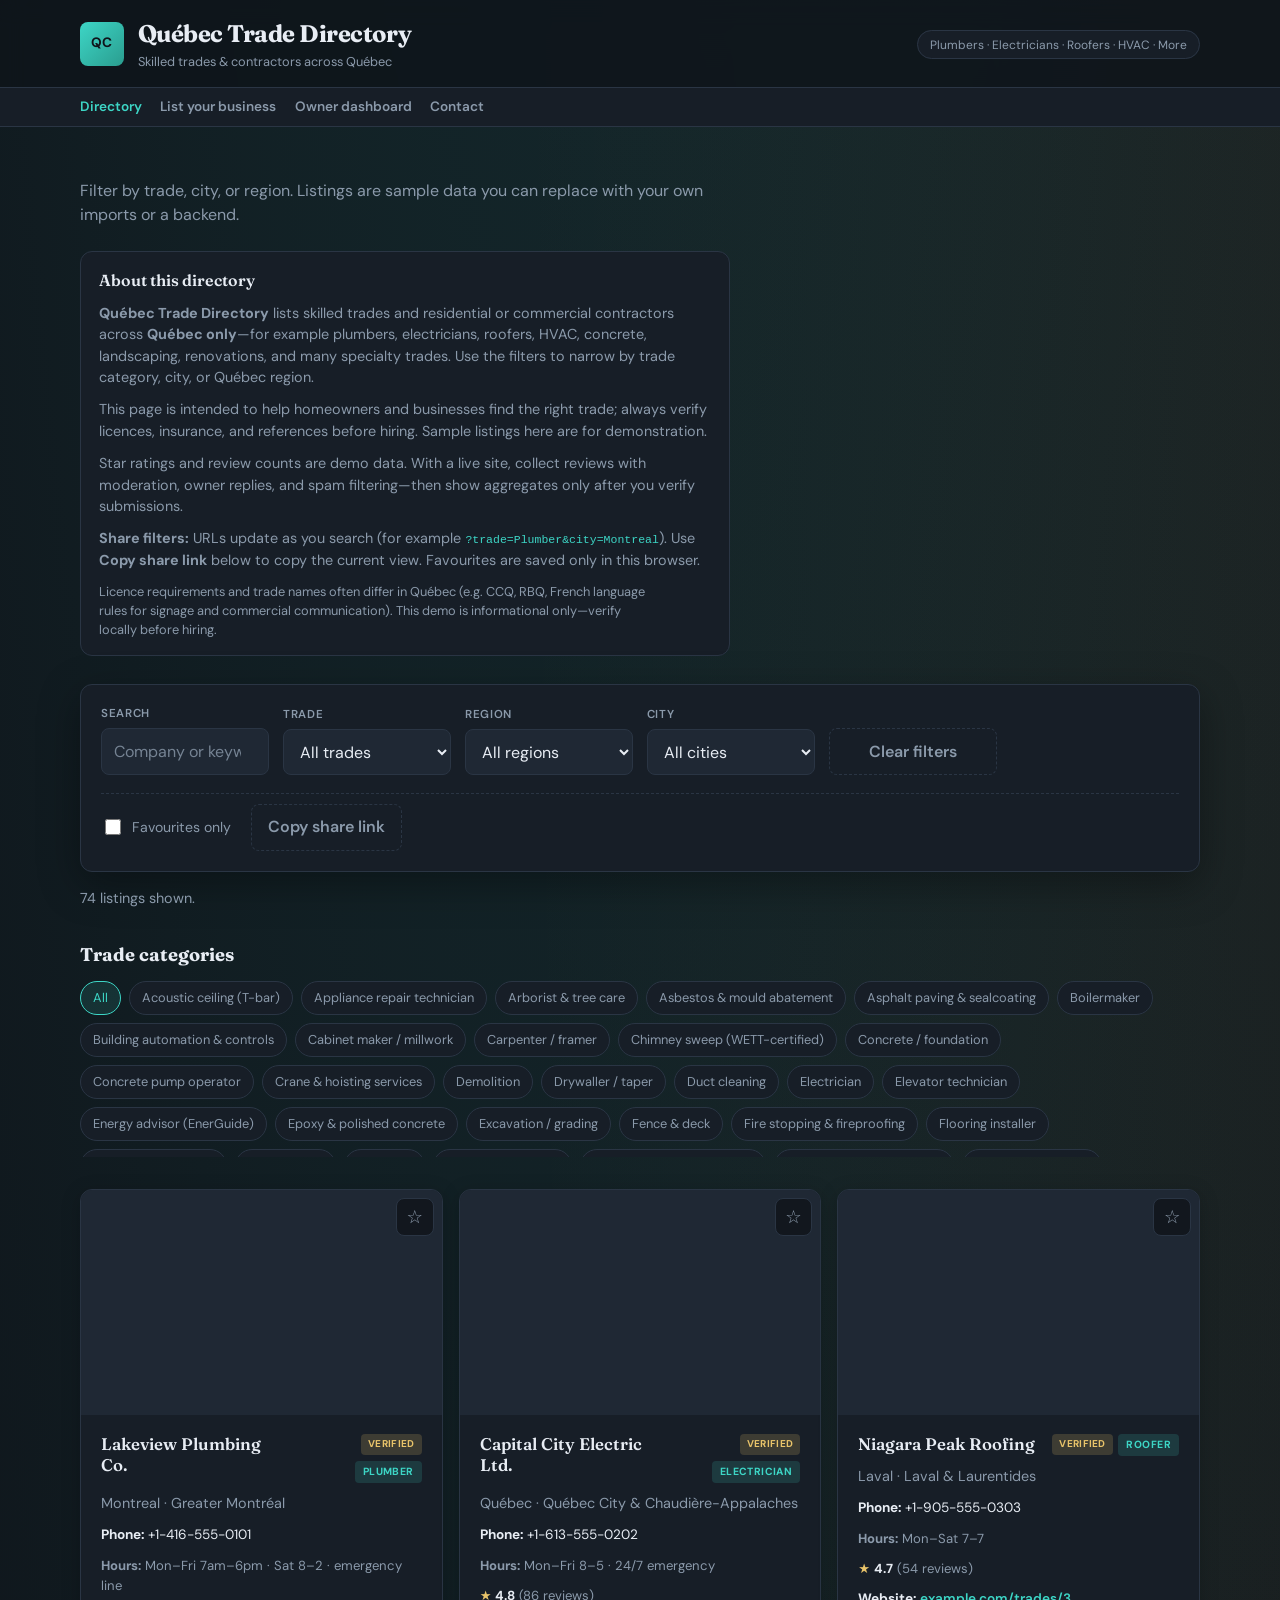
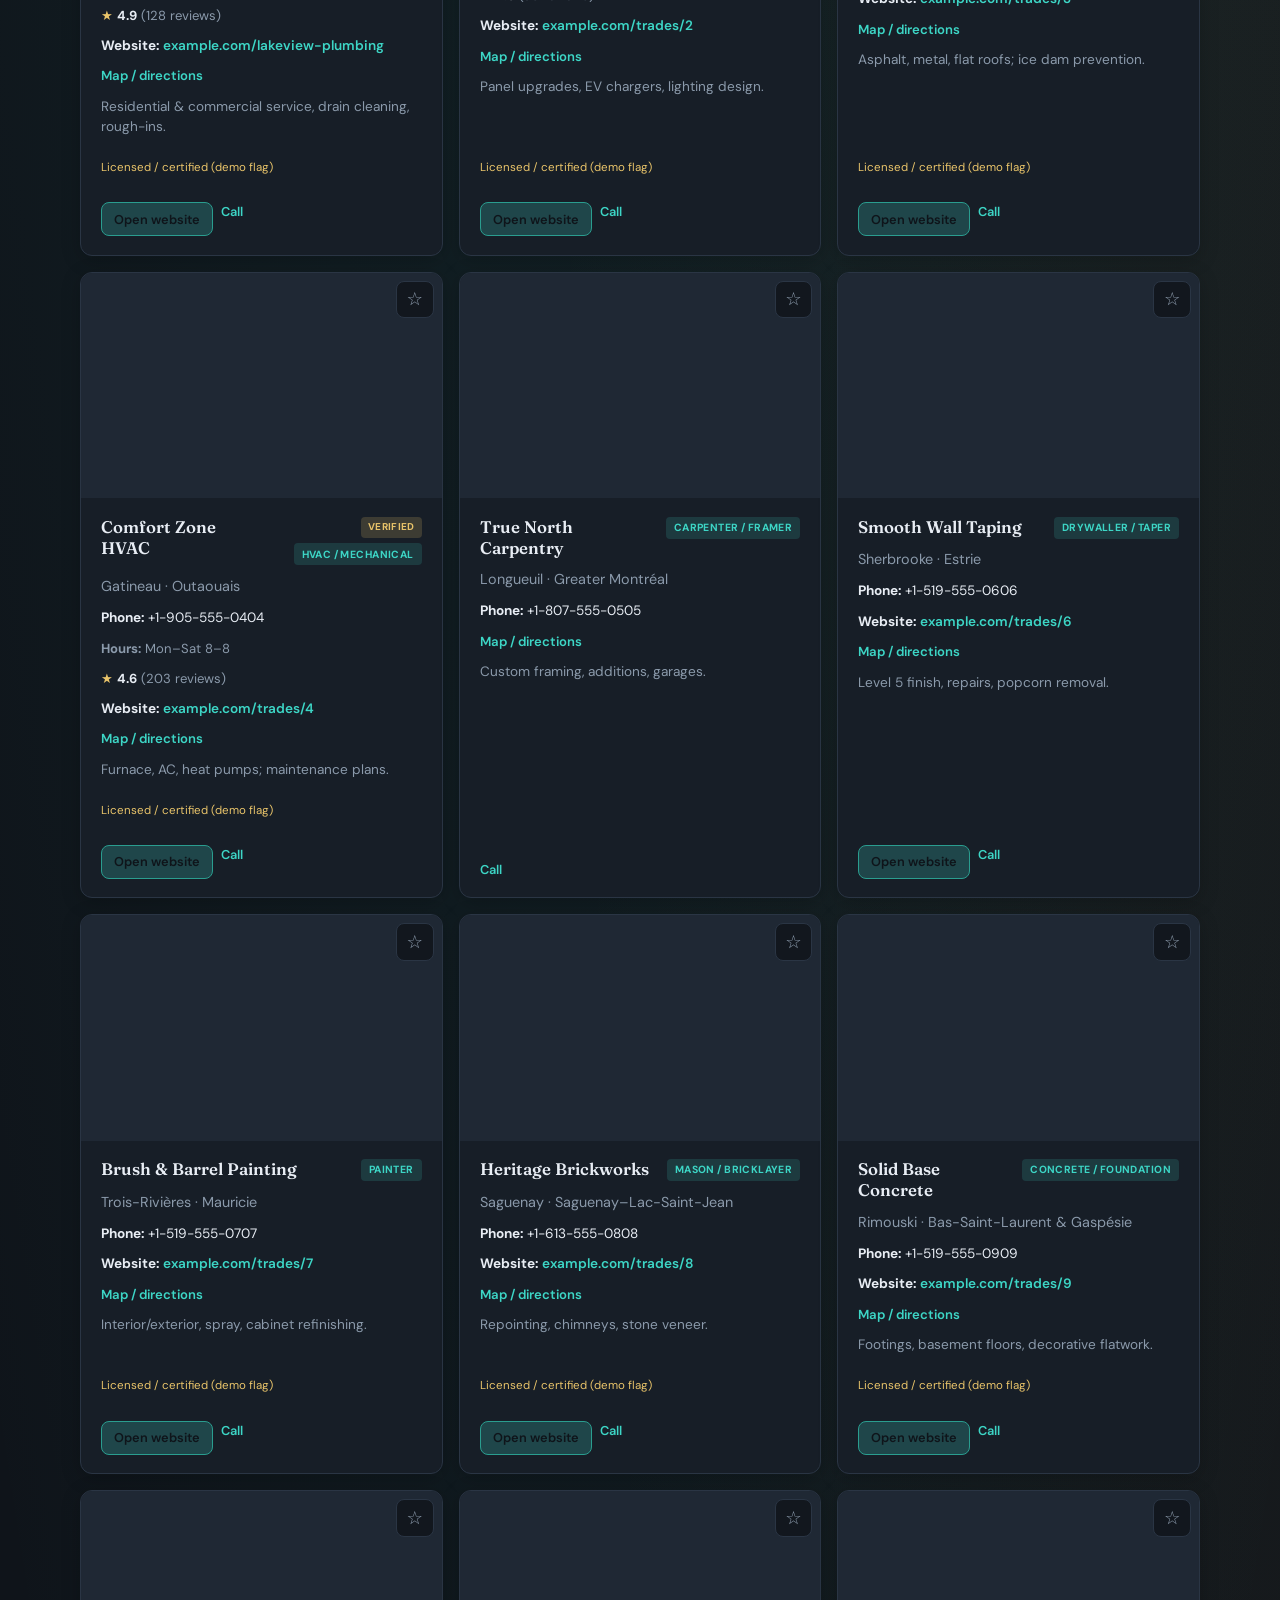
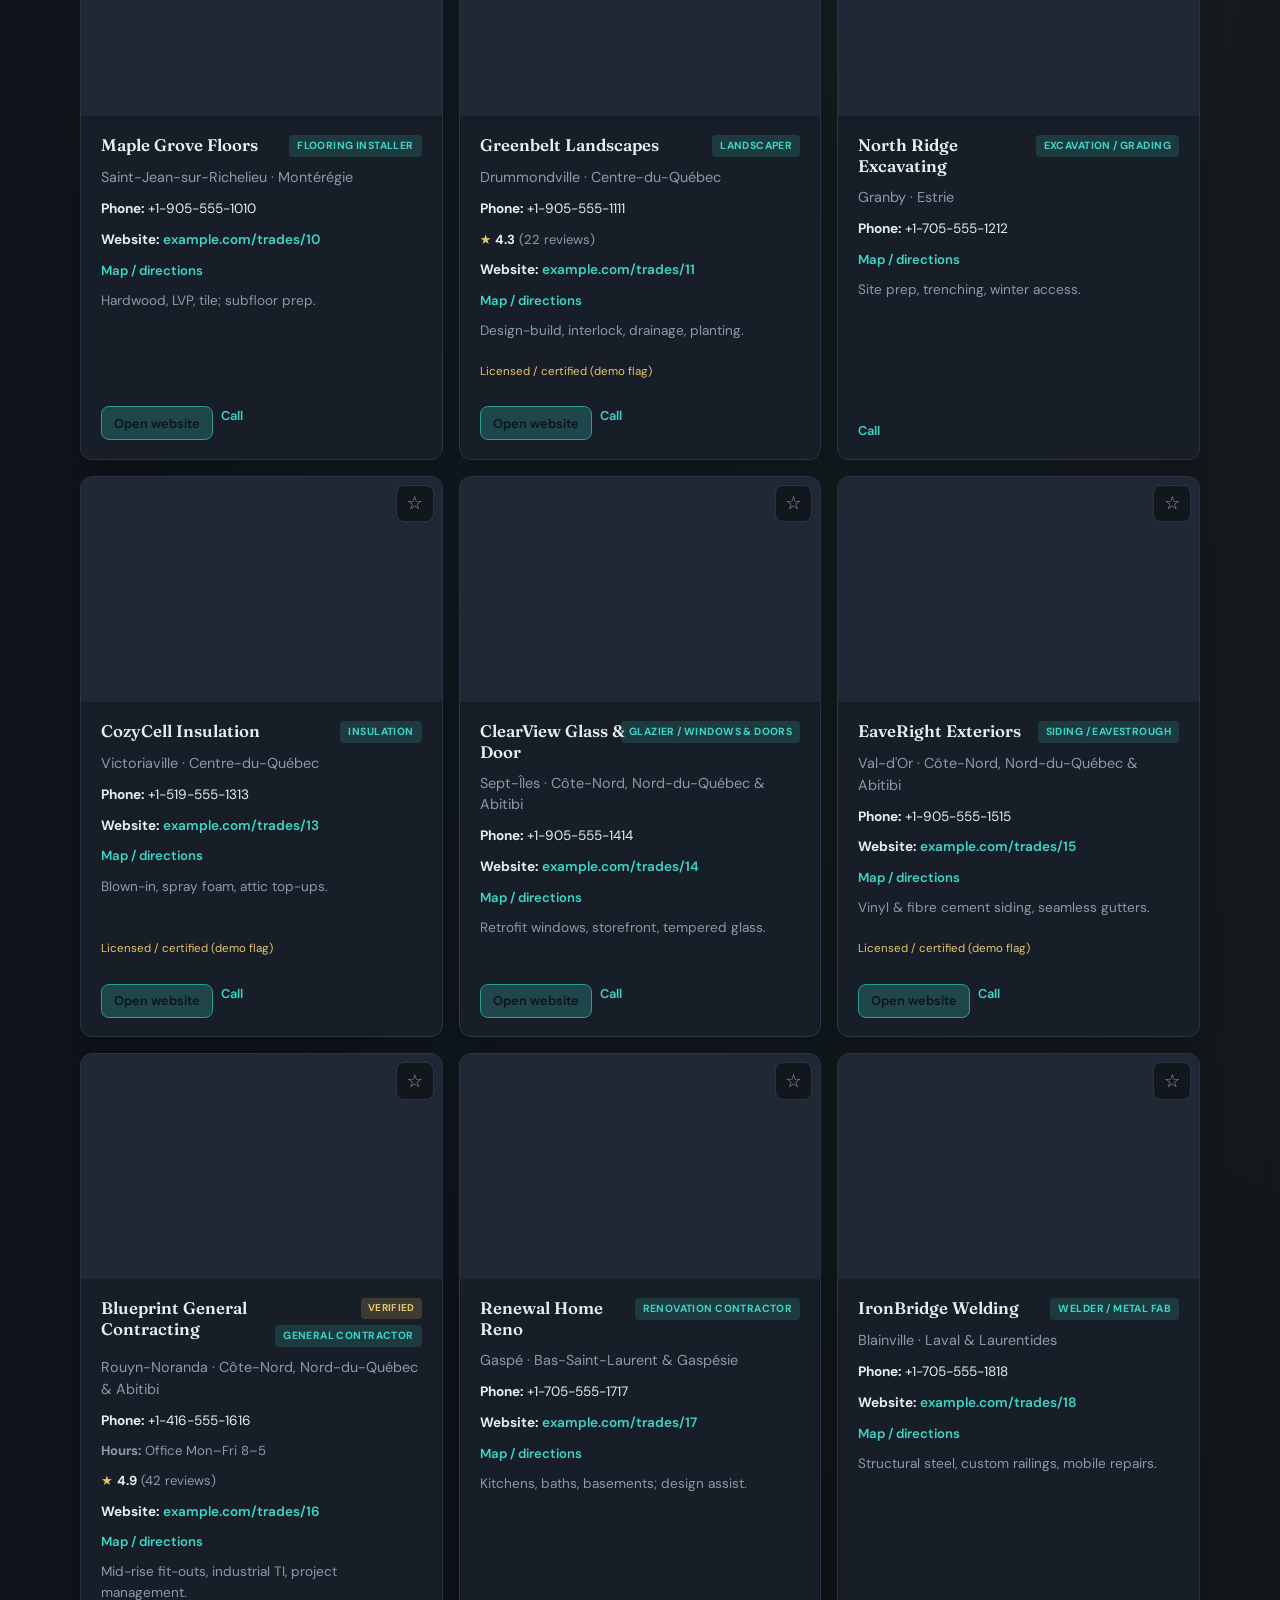
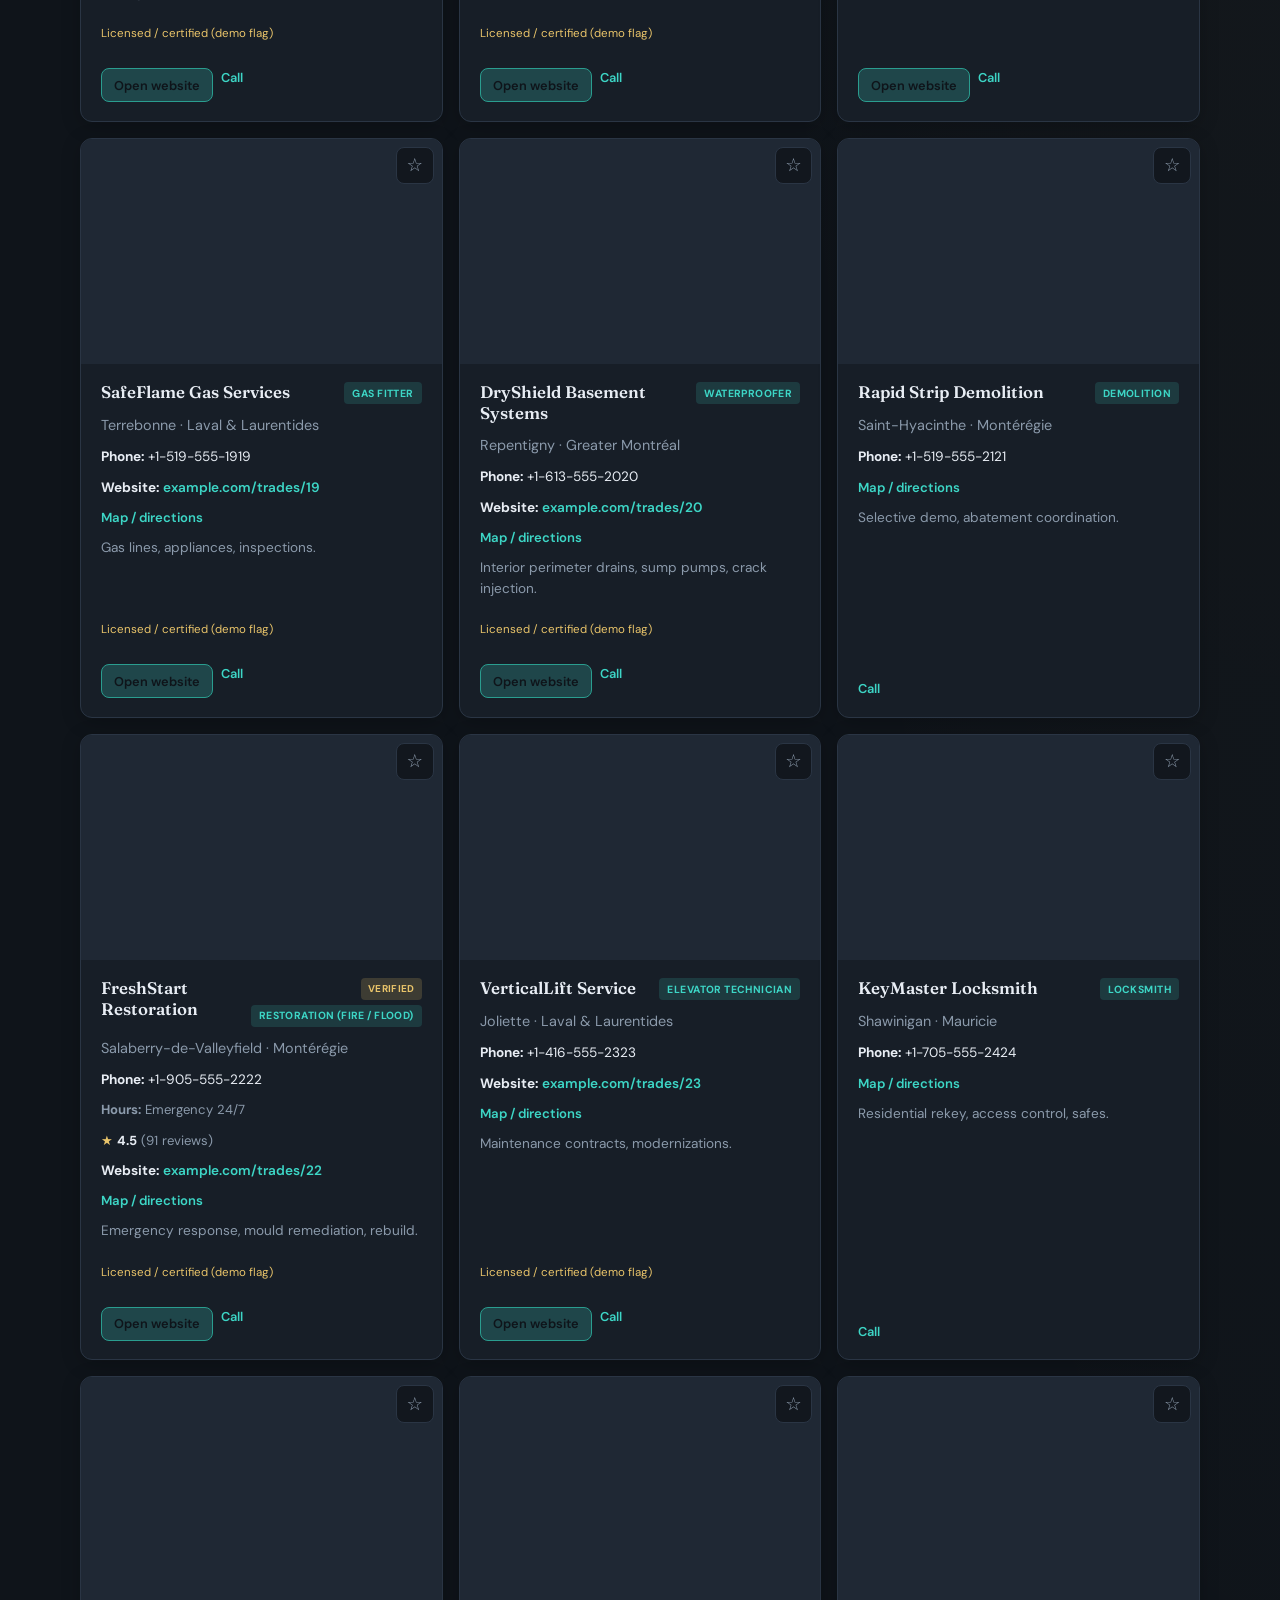
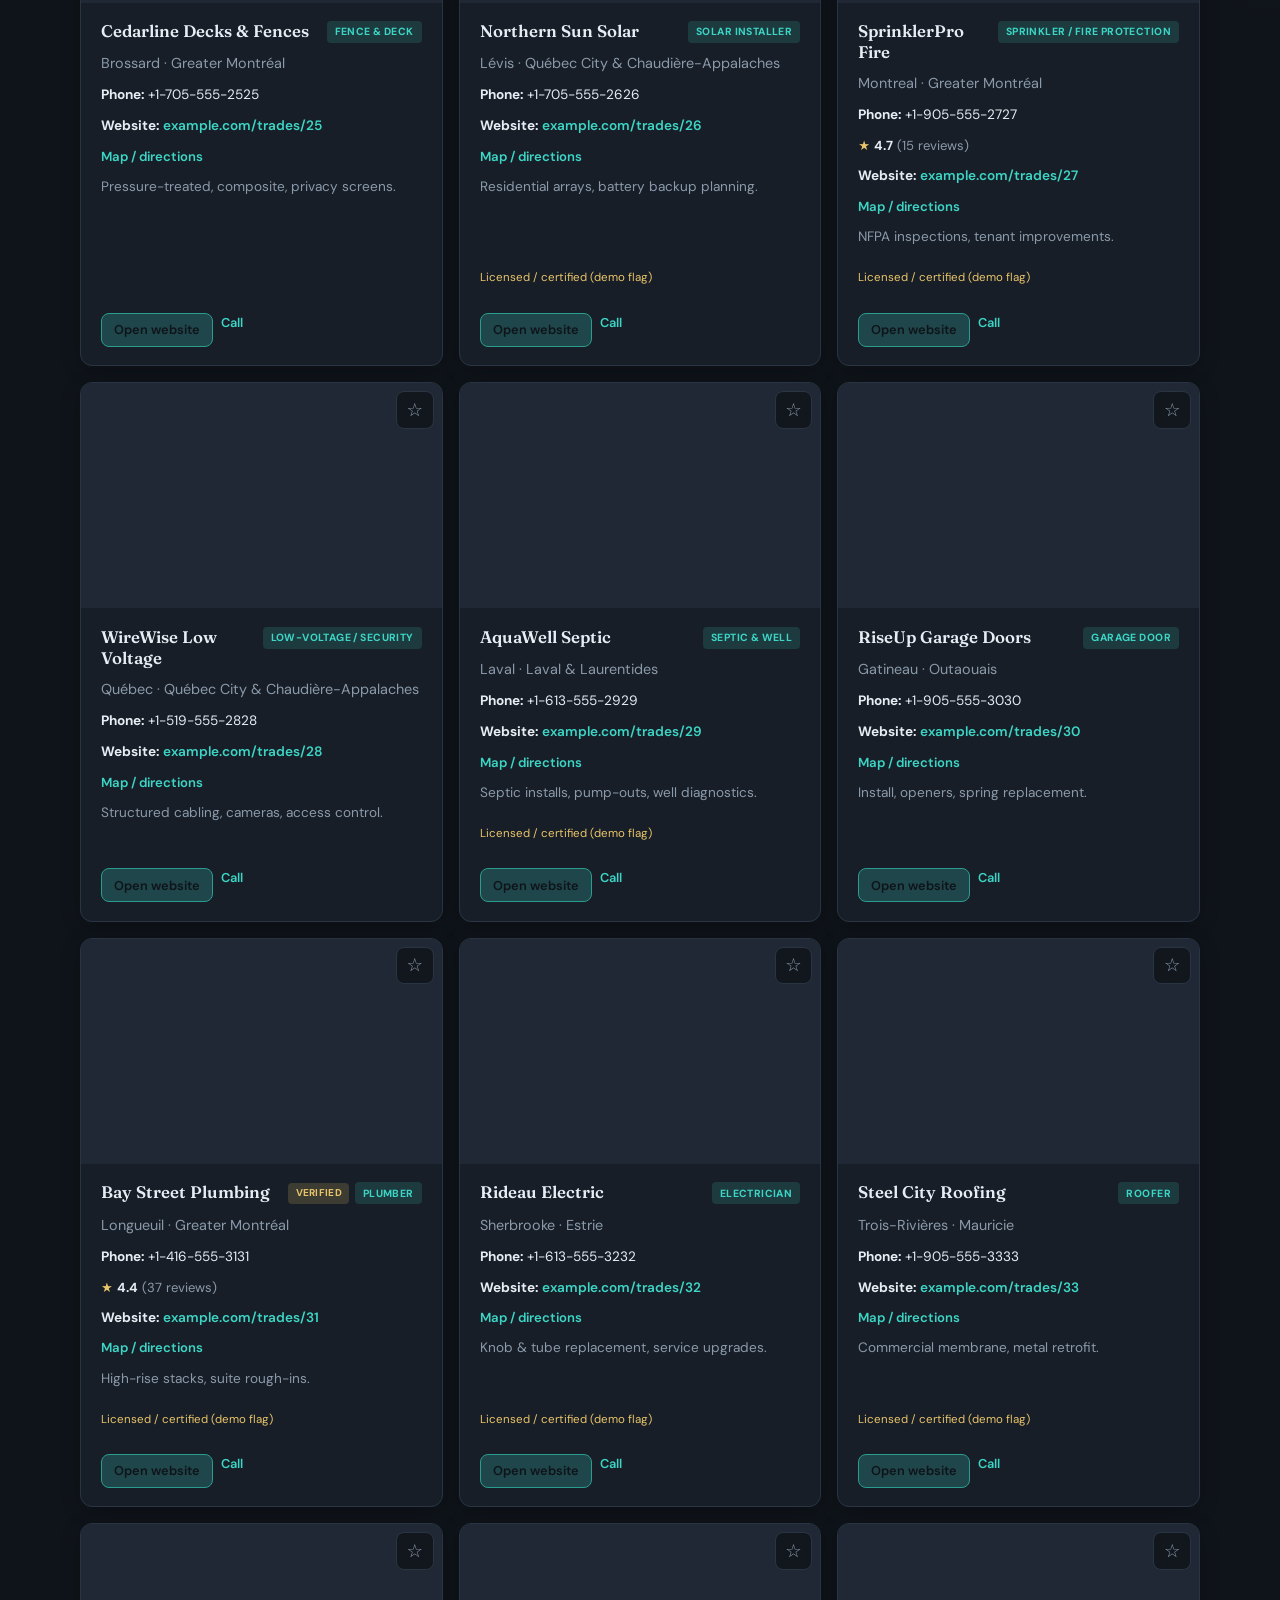
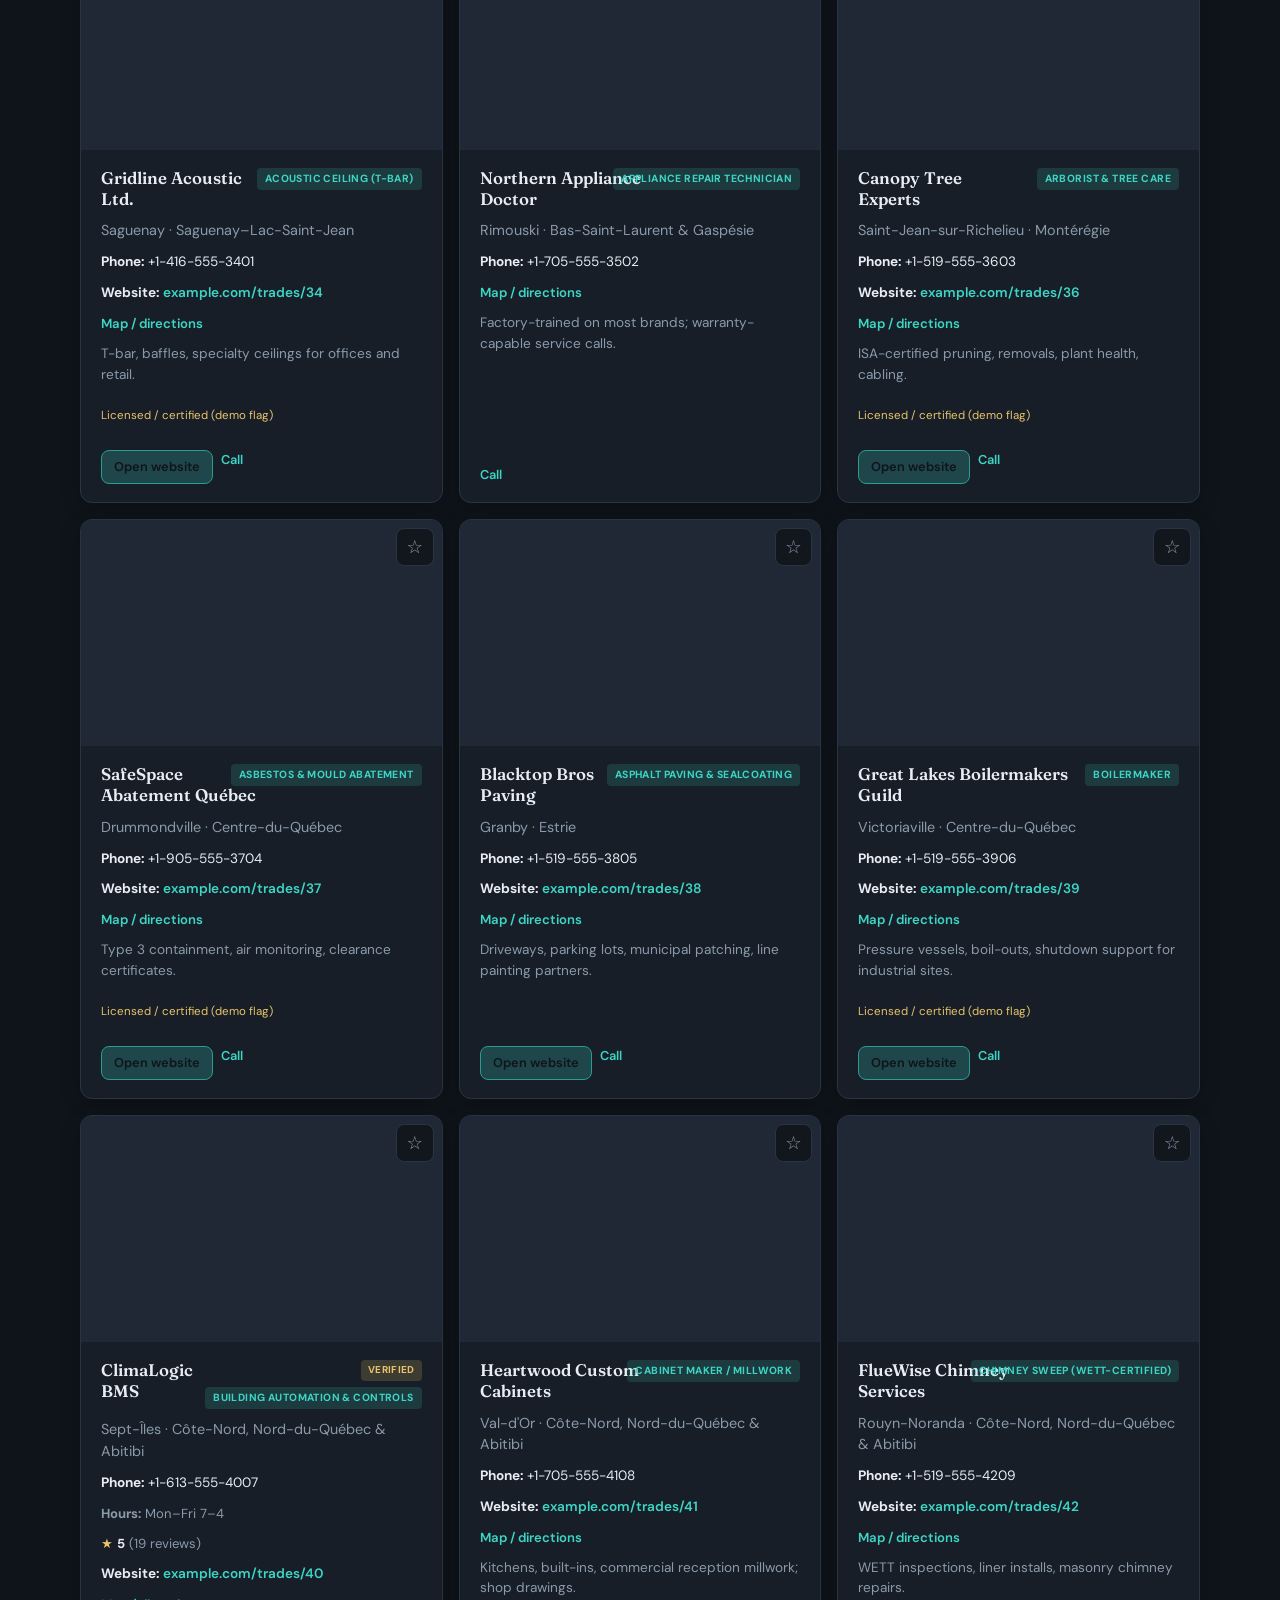
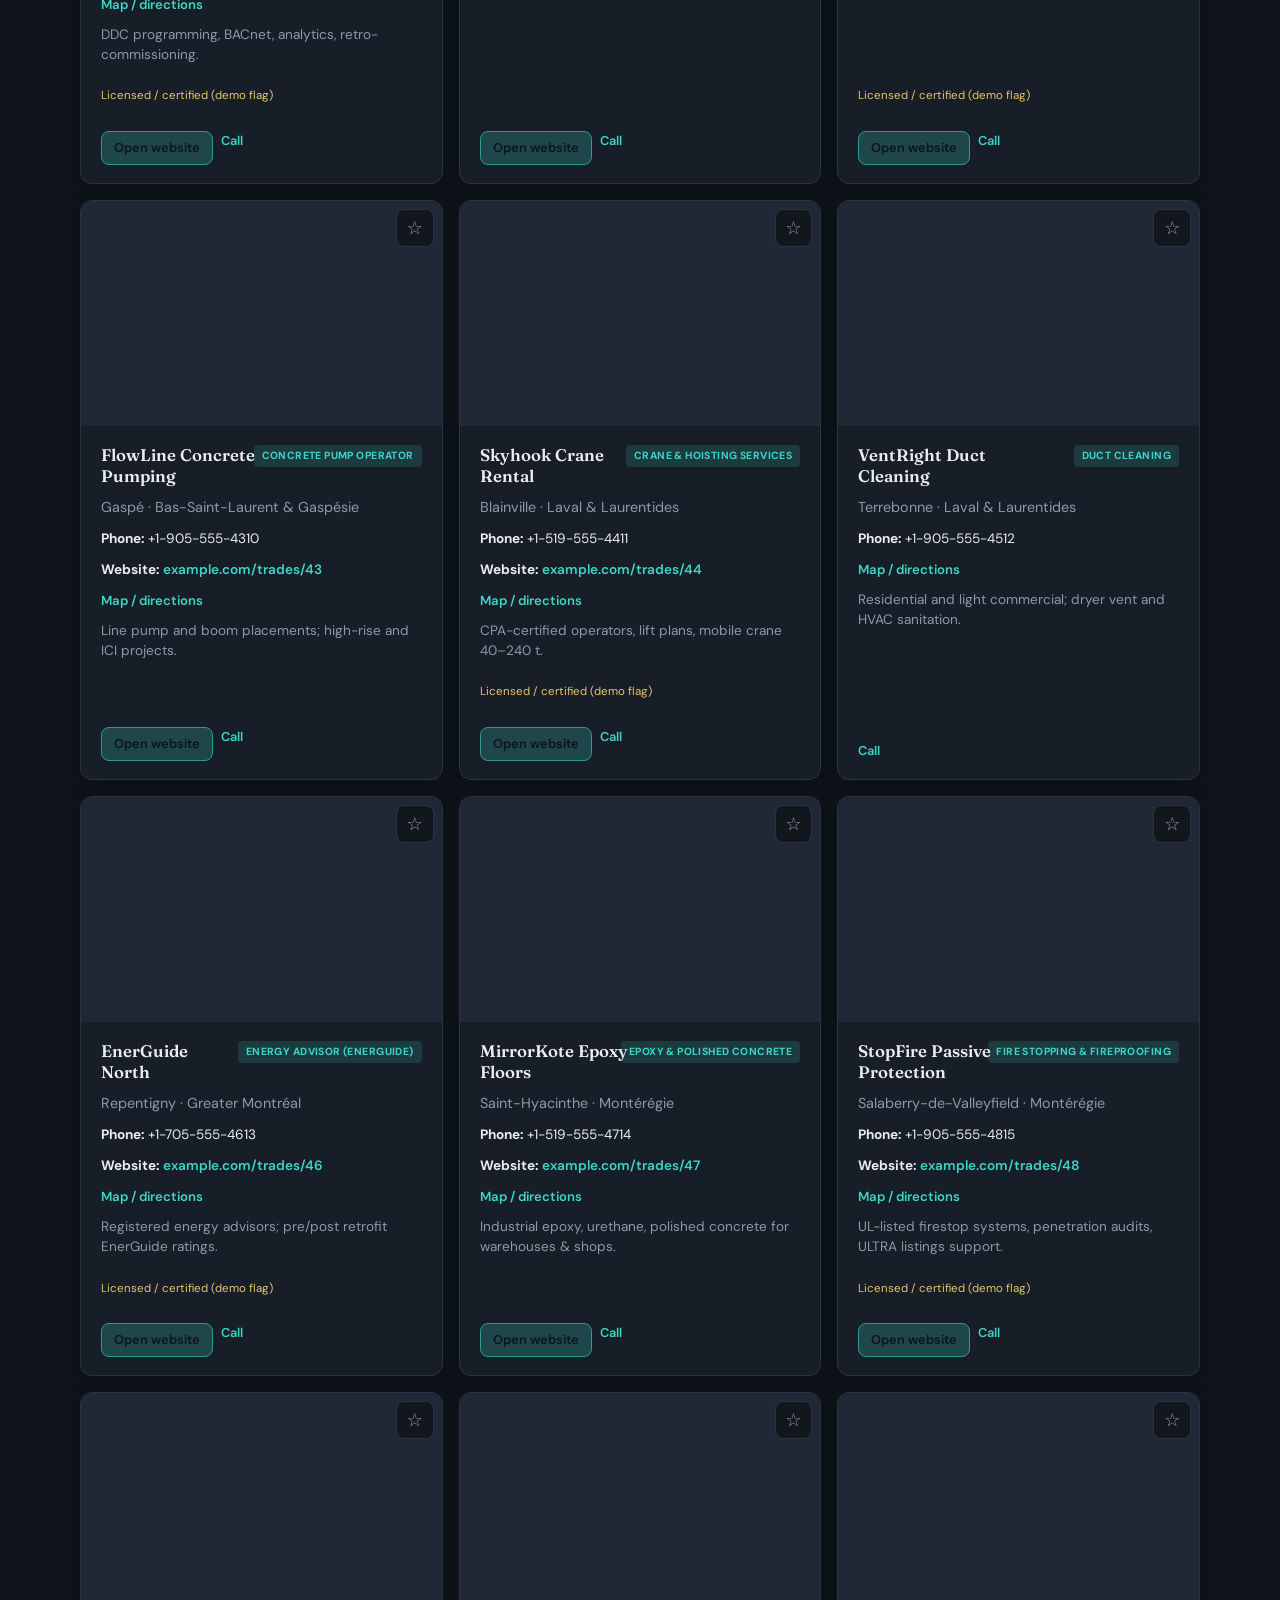
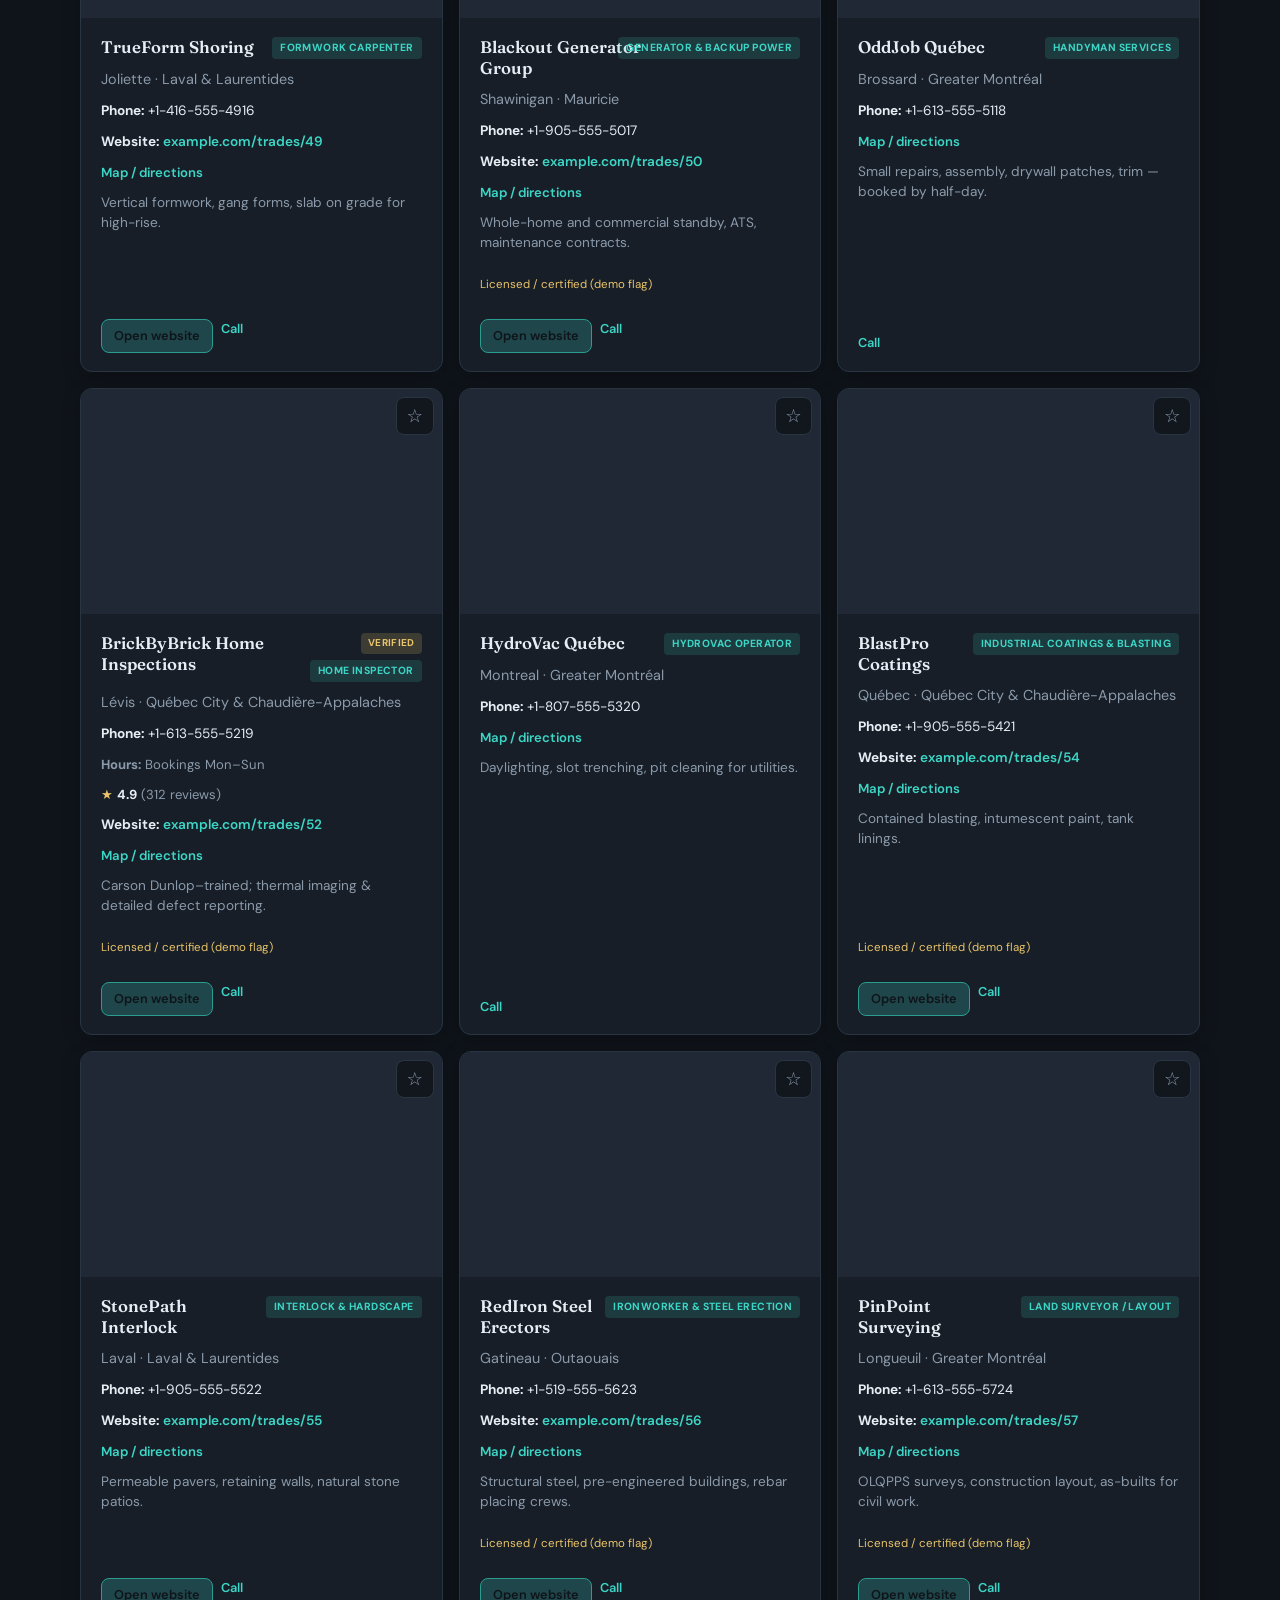
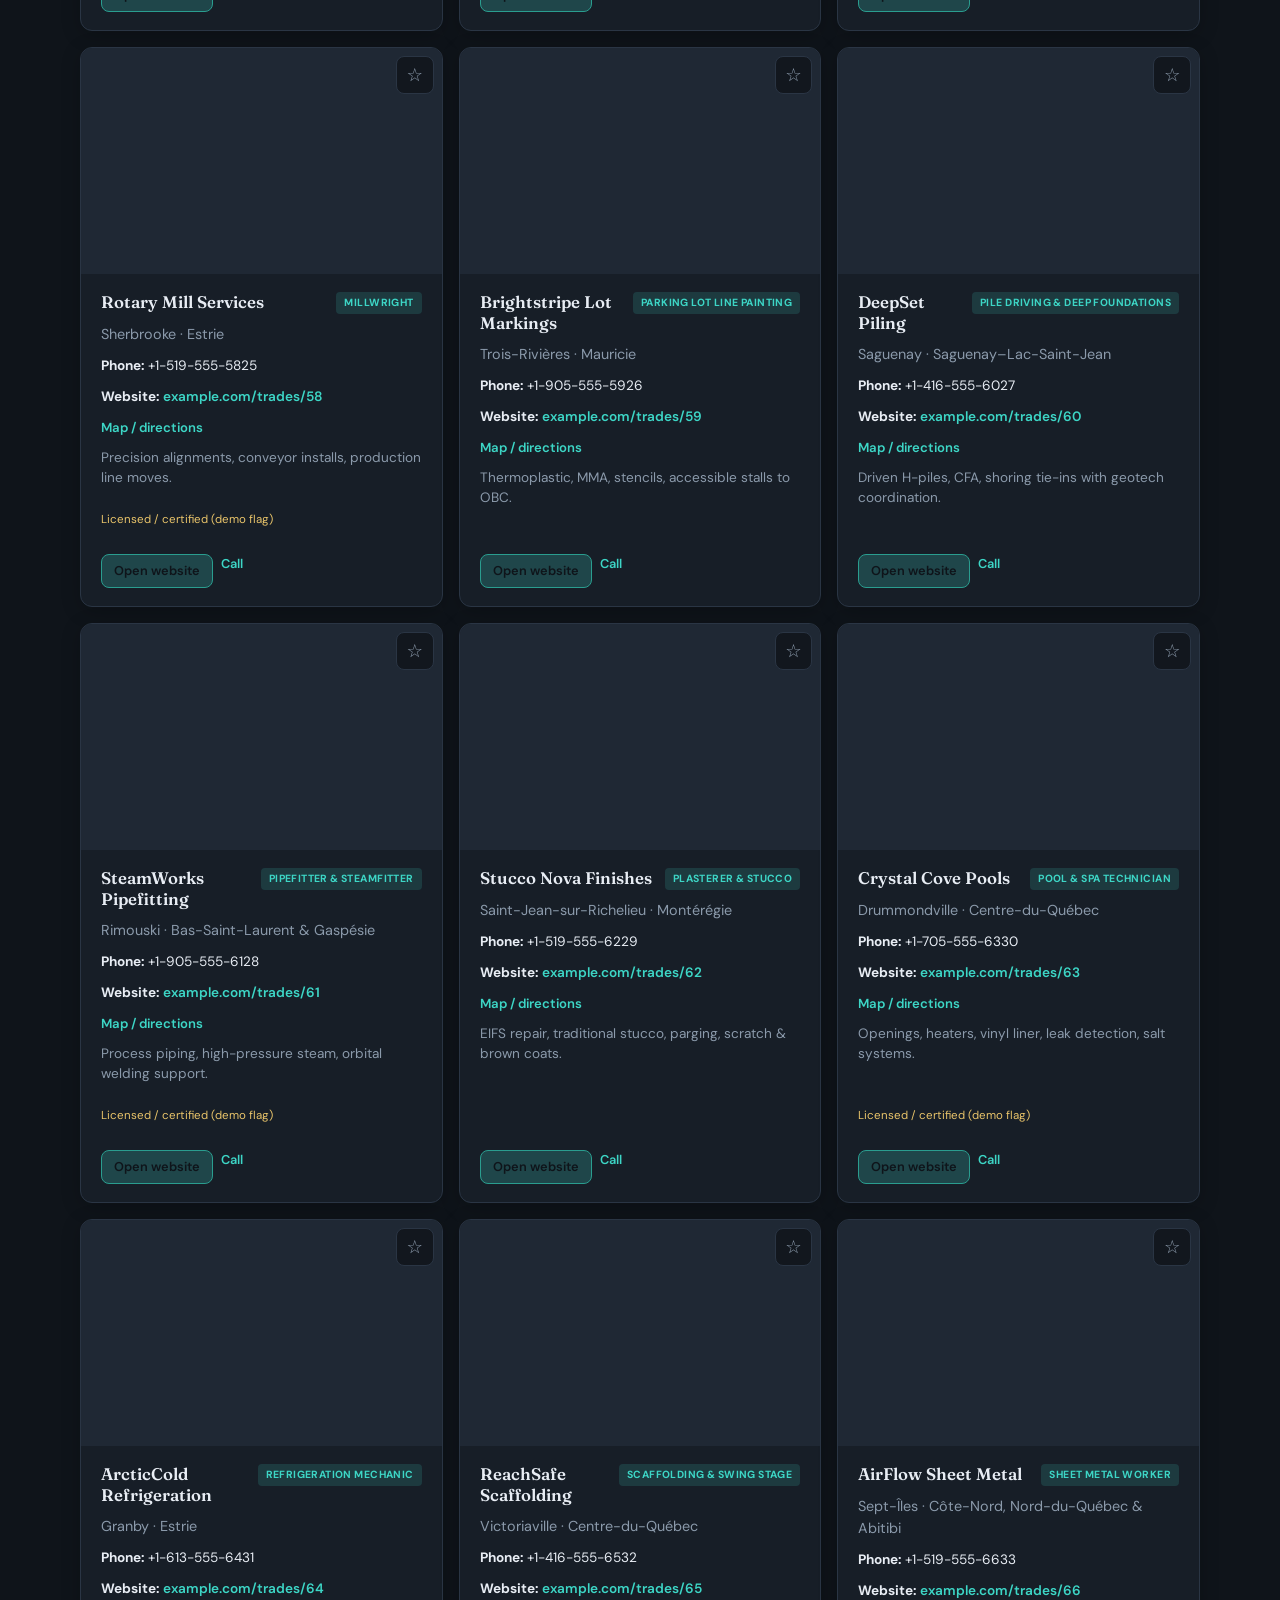
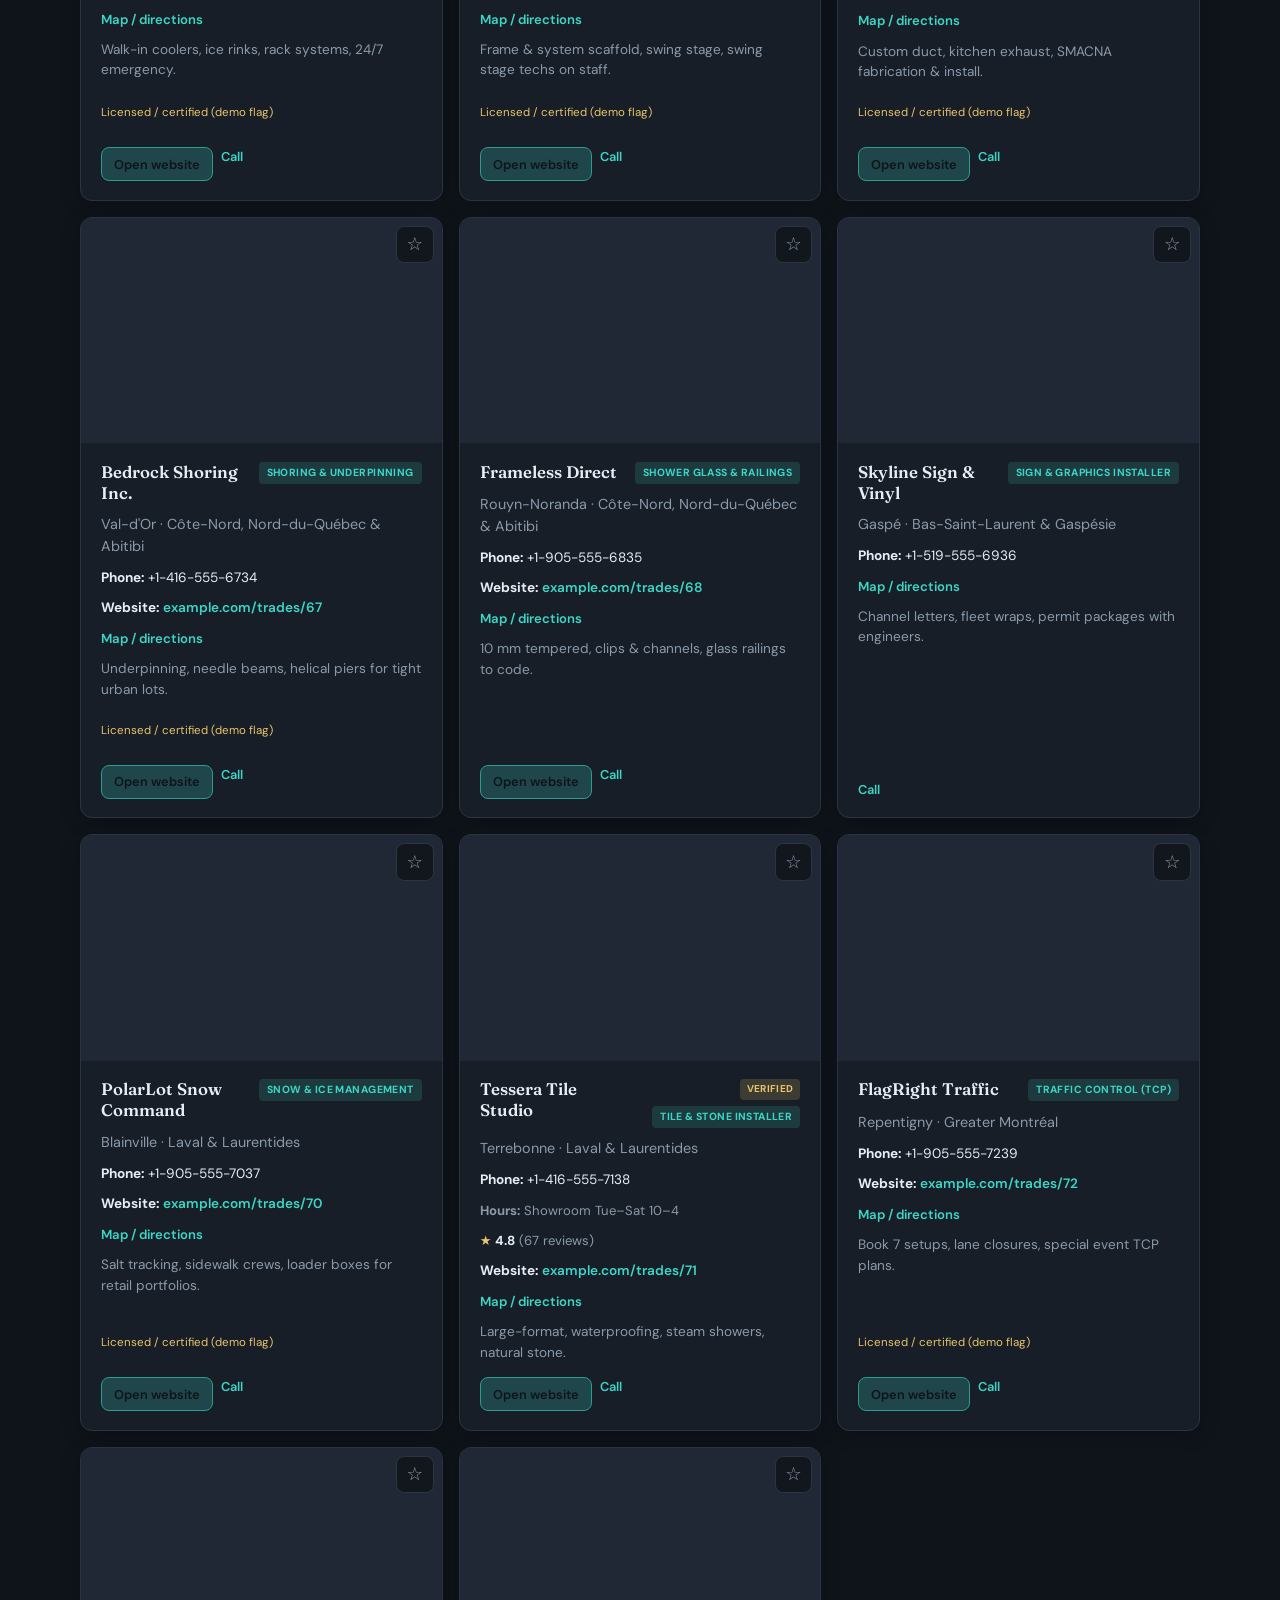
<file: index.html>
<!DOCTYPE html>
<html lang="en-CA">
<head>
  <meta charset="UTF-8" />
  <meta name="viewport" content="width=device-width, initial-scale=1.0" />
  <meta name="description" content="Québec trade directory: find plumbers, electricians, roofers, HVAC, concrete, landscapers, and dozens of other skilled trades by city or region." />
  <meta name="robots" content="index, follow, max-image-preview:large, max-snippet:-1, max-video-preview:-1" />
  <meta name="language" content="en-CA" />
  <title>Québec Trade Directory | Skilled trades &amp; contractors</title>
  <link rel="canonical" href="https://directory.example/" />
  <link rel="alternate" hreflang="en-CA" href="https://directory.example/" />
  <link rel="alternate" hreflang="x-default" href="https://directory.example/" />
  <meta property="og:type" content="website" />
  <meta property="og:locale" content="en_CA" />
  <meta property="og:site_name" content="Québec Trade Directory" />
  <meta property="og:title" content="Québec Trade Directory | Skilled trades &amp; contractors" />
  <meta property="og:description" content="Browse Québec trades by category, city, or region—plumbers, electricians, roofers, HVAC, concrete, landscapers, and more." />
  <meta property="og:url" content="https://directory.example/" />
  <meta property="og:image" content="https://images.unsplash.com/photo-1503387762-592deb58ef4e?w=1200&amp;h=630&amp;fit=crop&amp;q=80" />
  <meta property="og:image:width" content="1200" />
  <meta property="og:image:height" content="630" />
  <meta property="og:image:alt" content="Construction site representing skilled trades in Québec" />
  <meta name="twitter:card" content="summary_large_image" />
  <meta name="twitter:title" content="Québec Trade Directory" />
  <meta name="twitter:description" content="Find skilled trades and contractors across Québec by trade, city, or region." />
  <meta name="twitter:image" content="https://images.unsplash.com/photo-1503387762-592deb58ef4e?w=1200&amp;h=630&amp;fit=crop&amp;q=80" />
  <meta name="twitter:image:alt" content="Construction site representing skilled trades" />
  <meta name="theme-color" content="#0f141a" />
  <!-- Replace https://directory.example in canonical, hreflang, og:url, sitemap, and llms.txt when you pick a live domain. -->
  <script type="application/ld+json">
  {
    "@context": "https://schema.org",
    "@graph": [
      {
        "@type": "WebSite",
        "@id": "https://directory.example/#website",
        "url": "https://directory.example/",
        "name": "Québec Trade Directory",
        "description": "Directory of skilled trades and contractors in Québec, Canada. Search by trade type, city, and region.",
        "inLanguage": "en-CA",
        "publisher": { "@id": "https://directory.example/#organization" }
      },
      {
        "@type": "Organization",
        "@id": "https://directory.example/#organization",
        "name": "Québec Trade Directory",
        "url": "https://directory.example/",
        "areaServed": {
          "@type": "AdministrativeArea",
          "name": "Québec",
          "containedInPlace": { "@type": "Country", "name": "Canada" }
        },
        "knowsAbout": ["Skilled trades", "Contractors", "Home improvement", "Construction", "Québec"]
      },
      {
        "@type": "WebPage",
        "@id": "https://directory.example/#webpage",
        "url": "https://directory.example/",
        "name": "Québec Trade Directory",
        "isPartOf": { "@id": "https://directory.example/#website" },
        "about": {
          "@type": "Thing",
          "name": "Skilled trades in Québec",
          "description": "Plumbers, electricians, roofers, HVAC technicians, masons, landscapers, and other trade categories serving Québec."
        },
        "description": "Québec-only directory to browse trades by category, city, and region."
      }
    ]
  }
  </script>
  <link rel="preconnect" href="https://fonts.googleapis.com" />
  <link rel="preconnect" href="https://fonts.gstatic.com" crossorigin />
  <link rel="preconnect" href="https://images.unsplash.com" crossorigin />
  <link href="https://fonts.googleapis.com/css2?family=DM+Sans:ital,opsz,wght@0,9..40,400;0,9..40,500;0,9..40,600;0,9..40,700;1,9..40,400&family=Fraunces:opsz,wght@9..144,600;9..144,700&display=swap" rel="stylesheet" />
  <link rel="stylesheet" href="css/styles.css" />
  <!-- AdSense: set publisher ID in js/adsense-config.js (see file comments). -->
  <!--
    Google Analytics 4 — uncomment and add your measurement ID:
    <script async src="https://www.googletagmanager.com/gtag/js?id=G-XXXXXXXXXX"></script>
    <script>
      window.dataLayer = window.dataLayer || [];
      function gtag(){dataLayer.push(arguments);}
      gtag('js', new Date());
      gtag('config', 'G-XXXXXXXXXX');
    </script>
    Connect the same property in Google Search Console for search performance.
  -->
</head>
<body>
  <a class="skip-link" href="#main">Skip to listings</a>
  <header class="site-header">
    <div class="wrap header-inner">
      <div class="brand">
        <span class="brand-mark" aria-hidden="true">QC</span>
        <div>
          <h1 class="site-title">Québec Trade Directory</h1>
          <p class="tagline">Skilled trades &amp; contractors across Québec</p>
        </div>
      </div>
      <nav class="header-meta" aria-label="About">
        <span class="pill">Plumbers · Electricians · Roofers · HVAC · More</span>
      </nav>
    </div>
    <div class="site-nav-bar">
      <nav class="wrap site-nav" aria-label="Site sections">
        <a href="index.html" aria-current="page">Directory</a>
        <a href="submit-listing.html">List your business</a>
        <a href="dashboard.html">Owner dashboard</a>
        <a href="contact.html">Contact</a>
      </nav>
    </div>
  </header>

  <!-- Ad slot: paste one AdSense <ins class="adsbygoogle"> + push script inside the aside (no HTML comments inside the aside). -->
  <div class="ad-wrap wrap">
    <aside class="ad-slot ad-slot--leaderboard" aria-label="Advertisement"></aside>
  </div>

  <main id="main" class="wrap">
    <section class="intro" aria-labelledby="intro-heading">
      <h2 id="intro-heading" class="visually-hidden">Find a trade</h2>
      <p class="lede">
        Filter by trade, city, or region. Listings are sample data you can replace with your own imports or a backend.
      </p>
      <section class="about-seo" id="about-this-directory" aria-labelledby="about-heading">
        <h2 id="about-heading" class="about-seo-title">About this directory</h2>
        <p>
          <strong>Québec Trade Directory</strong> lists skilled trades and residential or commercial contractors across
          <strong>Québec only</strong>—for example plumbers, electricians, roofers, HVAC, concrete, landscaping,
          renovations, and many specialty trades. Use the filters to narrow by trade category, city, or Québec region.
        </p>
        <p>
          This page is intended to help homeowners and businesses find the right trade; always verify licences,
          insurance, and references before hiring. Sample listings here are for demonstration.
        </p>
        <p>
          Star ratings and review counts are demo data. With a live site, collect reviews with moderation, owner replies,
          and spam filtering—then show aggregates only after you verify submissions.
        </p>
        <p>
          <strong>Share filters:</strong> URLs update as you search (for example <code>?trade=Plumber&amp;city=Montreal</code>).
          Use <strong>Copy share link</strong> below to copy the current view. Favourites are saved only in this browser.
        </p>
        <p class="about-qc-note">
          Licence requirements and trade names often differ in Québec (e.g. CCQ, RBQ, French language rules for signage and
          commercial communication). This demo is informational only—verify locally before hiring.
        </p>
      </section>

      <div class="controls" role="search" aria-label="Filter directory">
        <label class="field">
          <span class="field-label">Search</span>
          <input type="search" id="q" class="input" placeholder="Company or keyword" autocomplete="off" />
        </label>
        <label class="field">
          <span class="field-label">Trade</span>
          <select id="trade" class="select">
            <option value="">All trades</option>
          </select>
        </label>
        <label class="field">
          <span class="field-label">Region</span>
          <select id="region" class="select">
            <option value="">All regions</option>
          </select>
        </label>
        <label class="field">
          <span class="field-label">City</span>
          <select id="city" class="select">
            <option value="">All cities</option>
          </select>
        </label>
        <button type="button" id="reset" class="btn btn-ghost">Clear filters</button>
        <div class="controls-extras">
          <label class="field-inline">
            <input type="checkbox" id="fav-only" />
            <span>Favourites only</span>
          </label>
          <button type="button" id="copy-link" class="btn btn-ghost">Copy share link</button>
        </div>
      </div>

      <p class="results-count" id="count" aria-live="polite"></p>
    </section>

    <section class="categories" aria-labelledby="cat-heading">
      <h2 id="cat-heading" class="section-title">Trade categories</h2>
      <ul class="category-chips" id="chips"></ul>
    </section>

    <!-- Optional second slot; skip if you use AdSense Auto ads only. -->
    <div class="ad-wrap">
      <aside class="ad-slot ad-slot--in-feed" aria-label="Advertisement"></aside>
    </div>

    <ul class="listing-grid" id="list"></ul>
    <p class="empty" id="empty" hidden>No listings match your filters.</p>
  </main>

  <!-- Optional third slot above footer; keep total manual + auto ads within AdSense policy. -->
  <div class="ad-wrap wrap">
    <aside class="ad-slot ad-slot--footer" aria-label="Advertisement"></aside>
  </div>

  <footer class="site-footer">
    <div class="wrap footer-inner">
      <p><strong>Québec Trade Directory</strong> — demo &amp; starter template. Add real data via CSV import or an API when you are ready.</p>
      <nav class="footer-links" aria-label="Site and legal">
        <a href="submit-listing.html">List your business</a>
        <span class="footer-dot" aria-hidden="true">·</span>
        <a href="dashboard.html">Owner dashboard</a>
        <span class="footer-dot" aria-hidden="true">·</span>
        <a href="contact.html">Contact &amp; newsletter</a>
        <span class="footer-dot" aria-hidden="true">·</span>
        <a href="privacy.html">Privacy</a>
        <span class="footer-dot" aria-hidden="true">·</span>
        <a href="seo/">Local guides</a>
        <span class="footer-dot" aria-hidden="true">·</span>
        <span class="footer-note">AdSense-ready. Sample reviews are demo only.</span>
      </nav>
    </div>
  </footer>

  <script src="js/adsense-config.js"></script>
  <script src="js/adsense-bootstrap.js"></script>
  <script src="js/data.js"></script>
  <script src="js/app.js"></script>
</body>
</html>
</file>
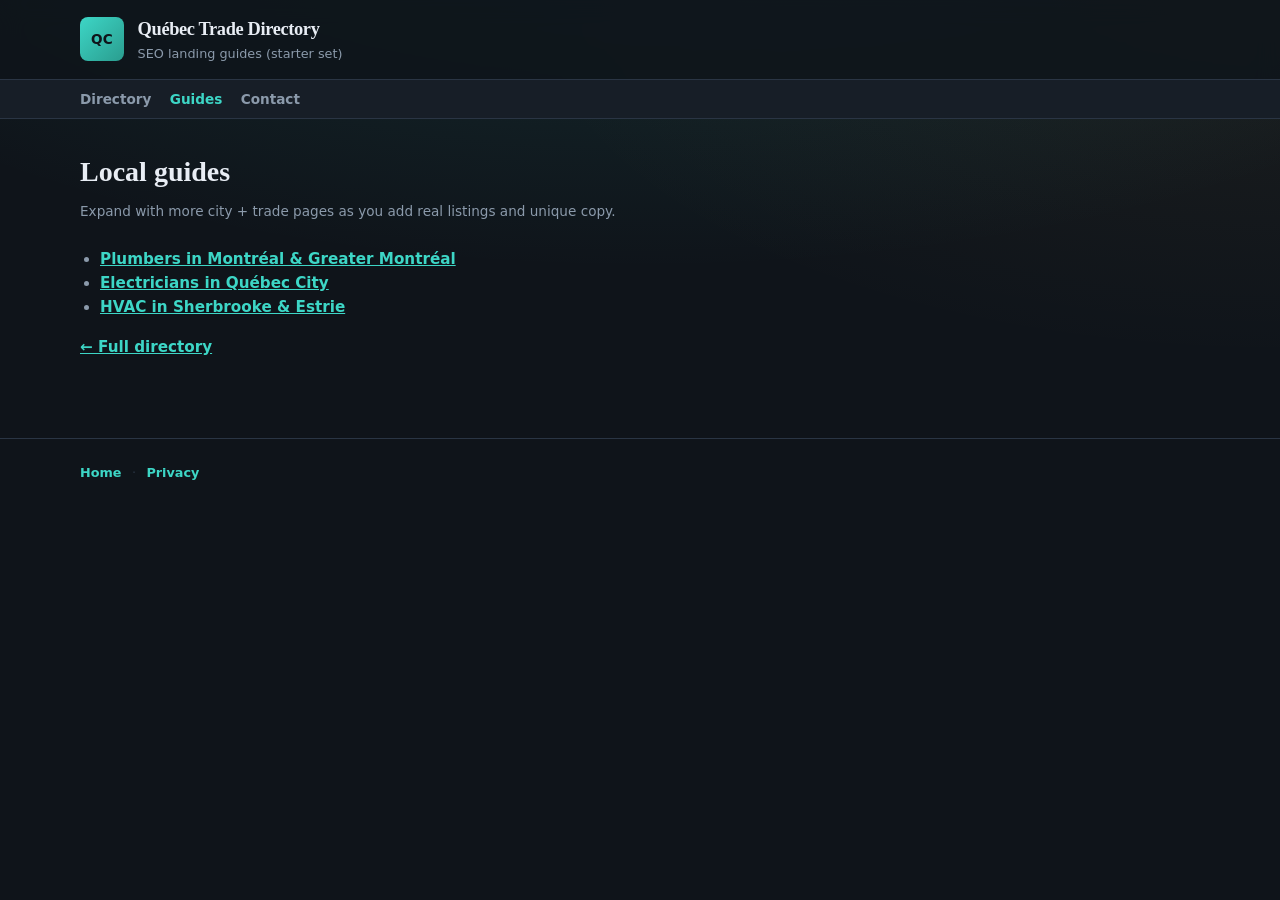
<file: seo/index.html>
<!DOCTYPE html>
<html lang="en-CA">
<head>
  <meta charset="UTF-8" />
  <meta name="viewport" content="width=device-width, initial-scale=1.0" />
  <meta name="description" content="Local trade guides for Québec cities: plumbers, electricians, HVAC, and more." />
  <meta name="robots" content="index, follow" />
  <title>Local trade guides | Québec Trade Directory</title>
  <link rel="canonical" href="https://directory.example/seo/" />
  <link rel="stylesheet" href="../css/styles.css" />
</head>
<body>
  <header class="site-header">
    <div class="wrap header-inner">
      <div class="brand">
        <span class="brand-mark" aria-hidden="true">QC</span>
        <div>
          <p class="site-title" style="margin: 0; font-size: 1.15rem">Québec Trade Directory</p>
          <p class="tagline">SEO landing guides (starter set)</p>
        </div>
      </div>
    </div>
    <div class="site-nav-bar">
      <nav class="wrap site-nav" aria-label="Site sections">
        <a href="../index.html">Directory</a>
        <a href="." aria-current="page">Guides</a>
        <a href="../contact.html">Contact</a>
      </nav>
    </div>
  </header>

  <main class="wrap legal-page">
    <h1>Local guides</h1>
    <p class="legal-meta">Expand with more city + trade pages as you add real listings and unique copy.</p>
    <ul>
      <li><a href="montreal-plumbers.html">Plumbers in Montréal &amp; Greater Montréal</a></li>
      <li><a href="quebec-city-electricians.html">Electricians in Québec City</a></li>
      <li><a href="sherbrooke-hvac.html">HVAC in Sherbrooke &amp; Estrie</a></li>
    </ul>
    <p><a href="../index.html">← Full directory</a></p>
  </main>

  <footer class="site-footer">
    <div class="wrap footer-inner">
      <nav class="footer-links" aria-label="Site">
        <a href="../index.html">Home</a>
        <span class="footer-dot" aria-hidden="true">·</span>
        <a href="../privacy.html">Privacy</a>
      </nav>
    </div>
  </footer>
</body>
</html>
</file>
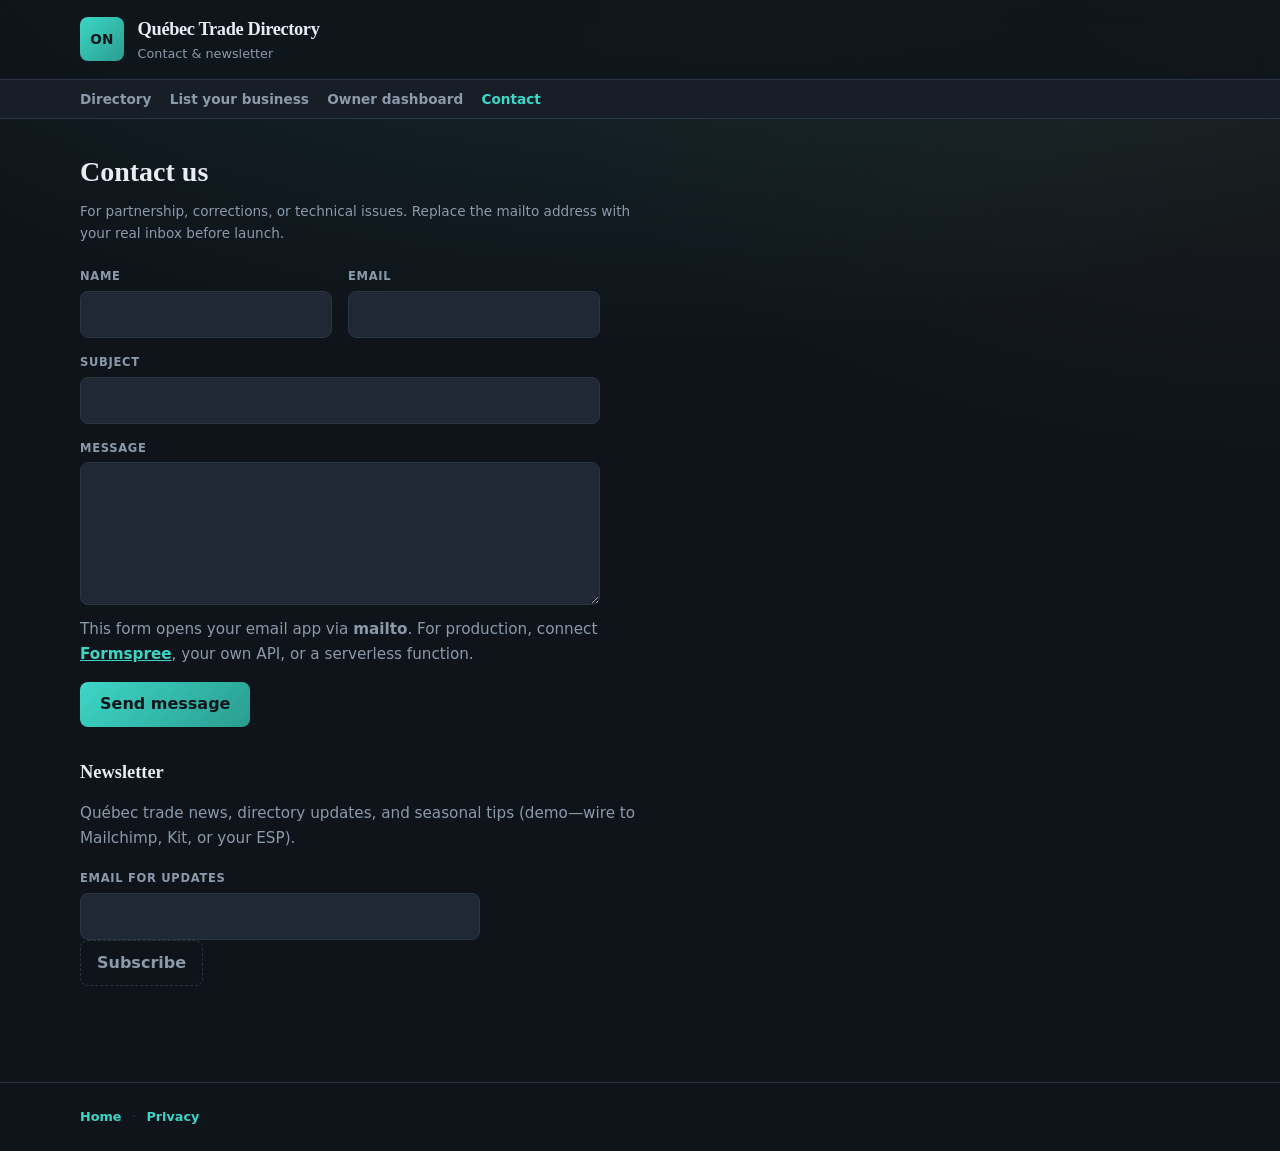
<file: contact.html>
<!DOCTYPE html>
<html lang="en-CA">
<head>
  <meta charset="UTF-8" />
  <meta name="viewport" content="width=device-width, initial-scale=1.0" />
  <meta name="description" content="Contact Québec Trade Directory or join the mailing list." />
  <meta name="robots" content="index, follow" />
  <title>Contact &amp; newsletter | Québec Trade Directory</title>
  <link rel="canonical" href="https://directory.example/contact.html" />
  <link rel="stylesheet" href="css/styles.css" />
</head>
<body>
  <a class="skip-link" href="#form-main">Skip to form</a>
  <header class="site-header">
    <div class="wrap header-inner">
      <div class="brand">
        <span class="brand-mark" aria-hidden="true">ON</span>
        <div>
          <p class="site-title" style="margin: 0; font-size: 1.15rem">Québec Trade Directory</p>
          <p class="tagline">Contact &amp; newsletter</p>
        </div>
      </div>
    </div>
    <div class="site-nav-bar">
      <nav class="wrap site-nav" aria-label="Site sections">
        <a href="index.html">Directory</a>
        <a href="submit-listing.html">List your business</a>
        <a href="dashboard.html">Owner dashboard</a>
        <a href="contact.html" aria-current="page">Contact</a>
      </nav>
    </div>
  </header>

  <main id="form-main" class="wrap legal-page">
    <h1>Contact us</h1>
    <p class="legal-meta">For partnership, corrections, or technical issues. Replace the mailto address with your real inbox before launch.</p>

    <form class="contact-form" id="contact-form" novalidate>
      <div class="form-grid">
        <label class="field">
          <span class="field-label">Name</span>
          <input type="text" name="name" class="input" required autocomplete="name" />
        </label>
        <label class="field">
          <span class="field-label">Email</span>
          <input type="email" name="email" class="input" required autocomplete="email" />
        </label>
        <label class="field" style="grid-column: 1 / -1">
          <span class="field-label">Subject</span>
          <input type="text" name="subject" class="input" required />
        </label>
        <label class="field" style="grid-column: 1 / -1">
          <span class="field-label">Message</span>
          <textarea name="message" class="input textarea" rows="5" required></textarea>
        </label>
      </div>
      <p class="form-hint">
        This form opens your email app via <strong>mailto</strong>. For production, connect
        <a href="https://formspree.io" rel="noopener noreferrer" target="_blank">Formspree</a>,
        your own API, or a serverless function.
      </p>
      <button type="submit" class="btn btn-primary">Send message</button>
    </form>

    <h2>Newsletter</h2>
    <p>Québec trade news, directory updates, and seasonal tips (demo—wire to Mailchimp, Kit, or your ESP).</p>
    <form class="contact-form" id="newsletter-form" novalidate>
      <div class="form-grid form-grid--narrow">
        <label class="field" style="grid-column: 1 / -1">
          <span class="field-label">Email for updates</span>
          <input type="email" name="newsletter-email" class="input" required autocomplete="email" />
        </label>
      </div>
      <button type="button" class="btn btn-ghost" id="newsletter-btn">Subscribe</button>
      <p class="form-hint" id="newsletter-msg" role="status" aria-live="polite"></p>
    </form>
  </main>

  <footer class="site-footer">
    <div class="wrap footer-inner">
      <nav class="footer-links" aria-label="Site">
        <a href="index.html">Home</a>
        <span class="footer-dot" aria-hidden="true">·</span>
        <a href="privacy.html">Privacy</a>
      </nav>
    </div>
  </footer>

  <script>
    document.getElementById("contact-form").addEventListener("submit", function (e) {
      e.preventDefault();
      const fd = new FormData(e.target);
      const to = "you@example.com";
      const subject = encodeURIComponent(fd.get("subject") || "Québec Trade Directory");
      const body = encodeURIComponent(
        "Name: " + fd.get("name") + "\nEmail: " + fd.get("email") + "\n\n" + fd.get("message")
      );
      window.location.href = "mailto:" + to + "?subject=" + subject + "&body=" + body;
    });
    document.getElementById("newsletter-btn").addEventListener("click", function () {
      var input = document.querySelector("#newsletter-form input[type=email]");
      var msg = document.getElementById("newsletter-msg");
      if (!input.checkValidity()) {
        input.reportValidity();
        return;
      }
      msg.textContent =
        "Demo only: connect this field to your email provider (ESP). Collected email: " + input.value;
    });
  </script>
  <style>
    .contact-form { margin: 1.25rem 0 2rem; max-width: 520px; }
    .form-grid { display: grid; gap: 1rem; grid-template-columns: repeat(auto-fit, minmax(200px, 1fr)); }
    .form-grid--narrow { max-width: 400px; }
    .textarea { min-height: 120px; resize: vertical; font: inherit; }
    .form-hint { font-size: 0.82rem; color: var(--muted); max-width: 54ch; margin: 0.75rem 0 1rem; }
    .btn-primary {
      font: inherit;
      font-weight: 600;
      cursor: pointer;
      border: none;
      border-radius: var(--radius-sm);
      padding: 0.65rem 1.25rem;
      background: linear-gradient(135deg, var(--accent), var(--accent-dim));
      color: var(--bg);
    }
    .btn-primary:hover { filter: brightness(1.08); }
  </style>
</body>
</html>
</file>
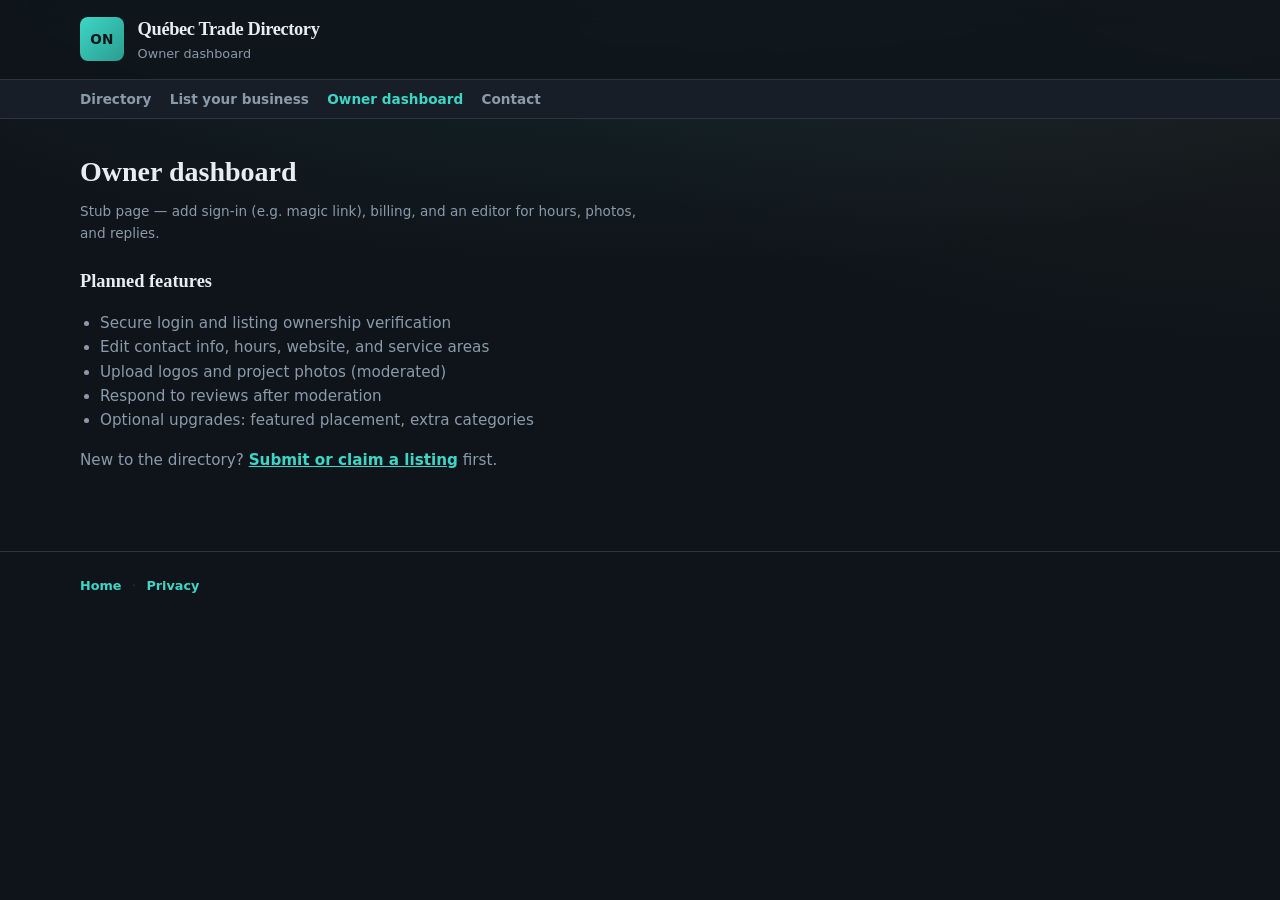
<file: dashboard.html>
<!DOCTYPE html>
<html lang="en-CA">
<head>
  <meta charset="UTF-8" />
  <meta name="viewport" content="width=device-width, initial-scale=1.0" />
  <meta name="description" content="Owner dashboard for Québec Trade Directory listings." />
  <meta name="robots" content="noindex, nofollow" />
  <title>Owner dashboard | Québec Trade Directory</title>
  <link rel="canonical" href="https://directory.example/dashboard.html" />
  <link rel="stylesheet" href="css/styles.css" />
</head>
<body>
  <a class="skip-link" href="#dash-main">Skip to content</a>
  <header class="site-header">
    <div class="wrap header-inner">
      <div class="brand">
        <span class="brand-mark" aria-hidden="true">ON</span>
        <div>
          <p class="site-title" style="margin: 0; font-size: 1.15rem">Québec Trade Directory</p>
          <p class="tagline">Owner dashboard</p>
        </div>
      </div>
    </div>
    <div class="site-nav-bar">
      <nav class="wrap site-nav" aria-label="Site sections">
        <a href="index.html">Directory</a>
        <a href="submit-listing.html">List your business</a>
        <a href="dashboard.html" aria-current="page">Owner dashboard</a>
        <a href="contact.html">Contact</a>
      </nav>
    </div>
  </header>

  <main id="dash-main" class="wrap legal-page">
    <h1>Owner dashboard</h1>
    <p class="legal-meta">Stub page — add sign-in (e.g. magic link), billing, and an editor for hours, photos, and replies.</p>

    <h2>Planned features</h2>
    <ul>
      <li>Secure login and listing ownership verification</li>
      <li>Edit contact info, hours, website, and service areas</li>
      <li>Upload logos and project photos (moderated)</li>
      <li>Respond to reviews after moderation</li>
      <li>Optional upgrades: featured placement, extra categories</li>
    </ul>

    <p>
      New to the directory?
      <a href="submit-listing.html">Submit or claim a listing</a> first.
    </p>
  </main>

  <footer class="site-footer">
    <div class="wrap footer-inner">
      <nav class="footer-links" aria-label="Site">
        <a href="index.html">Home</a>
        <span class="footer-dot" aria-hidden="true">·</span>
        <a href="privacy.html">Privacy</a>
      </nav>
    </div>
  </footer>
</body>
</html>
</file>
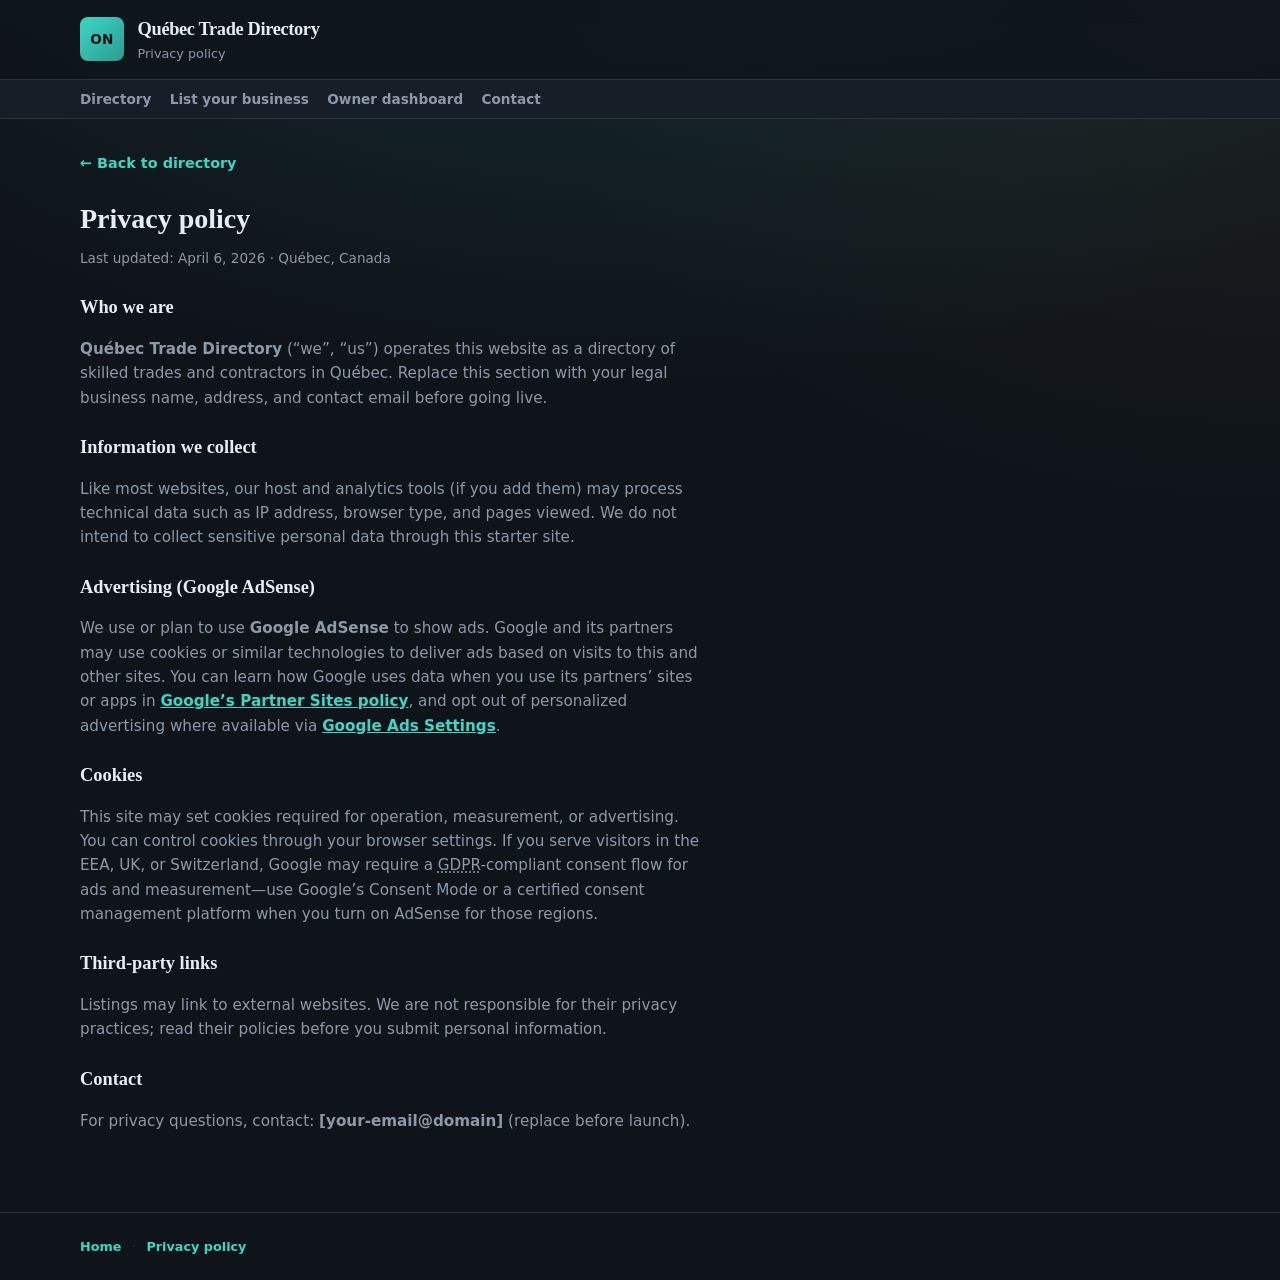
<file: privacy.html>
<!DOCTYPE html>
<html lang="en-CA">
<head>
  <meta charset="UTF-8" />
  <meta name="viewport" content="width=device-width, initial-scale=1.0" />
  <meta name="robots" content="index, follow" />
  <meta name="description" content="Privacy policy for Québec Trade Directory, including information about Google AdSense and cookies." />
  <title>Privacy policy | Québec Trade Directory</title>
  <link rel="canonical" href="https://directory.example/privacy.html" />
  <link rel="stylesheet" href="css/styles.css" />
</head>
<body>
  <a class="skip-link" href="#legal-main">Skip to content</a>
  <header class="site-header">
    <div class="wrap header-inner">
      <div class="brand">
        <span class="brand-mark" aria-hidden="true">ON</span>
        <div>
          <p class="site-title" style="margin: 0; font-size: 1.15rem">Québec Trade Directory</p>
          <p class="tagline">Privacy policy</p>
        </div>
      </div>
    </div>
    <div class="site-nav-bar">
      <nav class="wrap site-nav" aria-label="Site sections">
        <a href="index.html">Directory</a>
        <a href="submit-listing.html">List your business</a>
        <a href="dashboard.html">Owner dashboard</a>
        <a href="contact.html">Contact</a>
      </nav>
    </div>
  </header>

  <main id="legal-main" class="wrap legal-page">
    <a class="legal-back" href="index.html">← Back to directory</a>
    <h1>Privacy policy</h1>
    <p class="legal-meta">Last updated: April 6, 2026 · Québec, Canada</p>

    <h2>Who we are</h2>
    <p>
      <strong>Québec Trade Directory</strong> (“we”, “us”) operates this website as a directory of skilled trades and
      contractors in Québec. Replace this section with your legal business name, address, and contact email before
      going live.
    </p>

    <h2>Information we collect</h2>
    <p>
      Like most websites, our host and analytics tools (if you add them) may process technical data such as IP address,
      browser type, and pages viewed. We do not intend to collect sensitive personal data through this starter site.
    </p>

    <h2>Advertising (Google AdSense)</h2>
    <p>
      We use or plan to use <strong>Google AdSense</strong> to show ads. Google and its partners may use cookies or
      similar technologies to deliver ads based on visits to this and other sites. You can learn how Google uses data
      when you use its partners’ sites or apps in
      <a href="https://policies.google.com/technologies/partner-sites" rel="noopener noreferrer" target="_blank"
        >Google’s Partner Sites policy</a
      >, and opt out of personalized advertising where available via
      <a href="https://www.google.com/settings/ads" rel="noopener noreferrer" target="_blank">Google Ads Settings</a>.
    </p>

    <h2>Cookies</h2>
    <p>
      This site may set cookies required for operation, measurement, or advertising. You can control cookies through
      your browser settings. If you serve visitors in the EEA, UK, or Switzerland, Google may require a
      <abbr title="General Data Protection Regulation">GDPR</abbr>-compliant consent flow for ads and measurement—use
      Google’s Consent Mode or a certified consent management platform when you turn on AdSense for those regions.
    </p>

    <h2>Third-party links</h2>
    <p>
      Listings may link to external websites. We are not responsible for their privacy practices; read their policies
      before you submit personal information.
    </p>

    <h2>Contact</h2>
    <p>
      For privacy questions, contact: <strong>[your-email@domain]</strong> (replace before launch).
    </p>
  </main>

  <footer class="site-footer">
    <div class="wrap footer-inner">
      <nav class="footer-links" aria-label="Legal">
        <a href="index.html">Home</a>
        <span class="footer-dot" aria-hidden="true">·</span>
        <a href="privacy.html">Privacy policy</a>
      </nav>
    </div>
  </footer>
</body>
</html>
</file>
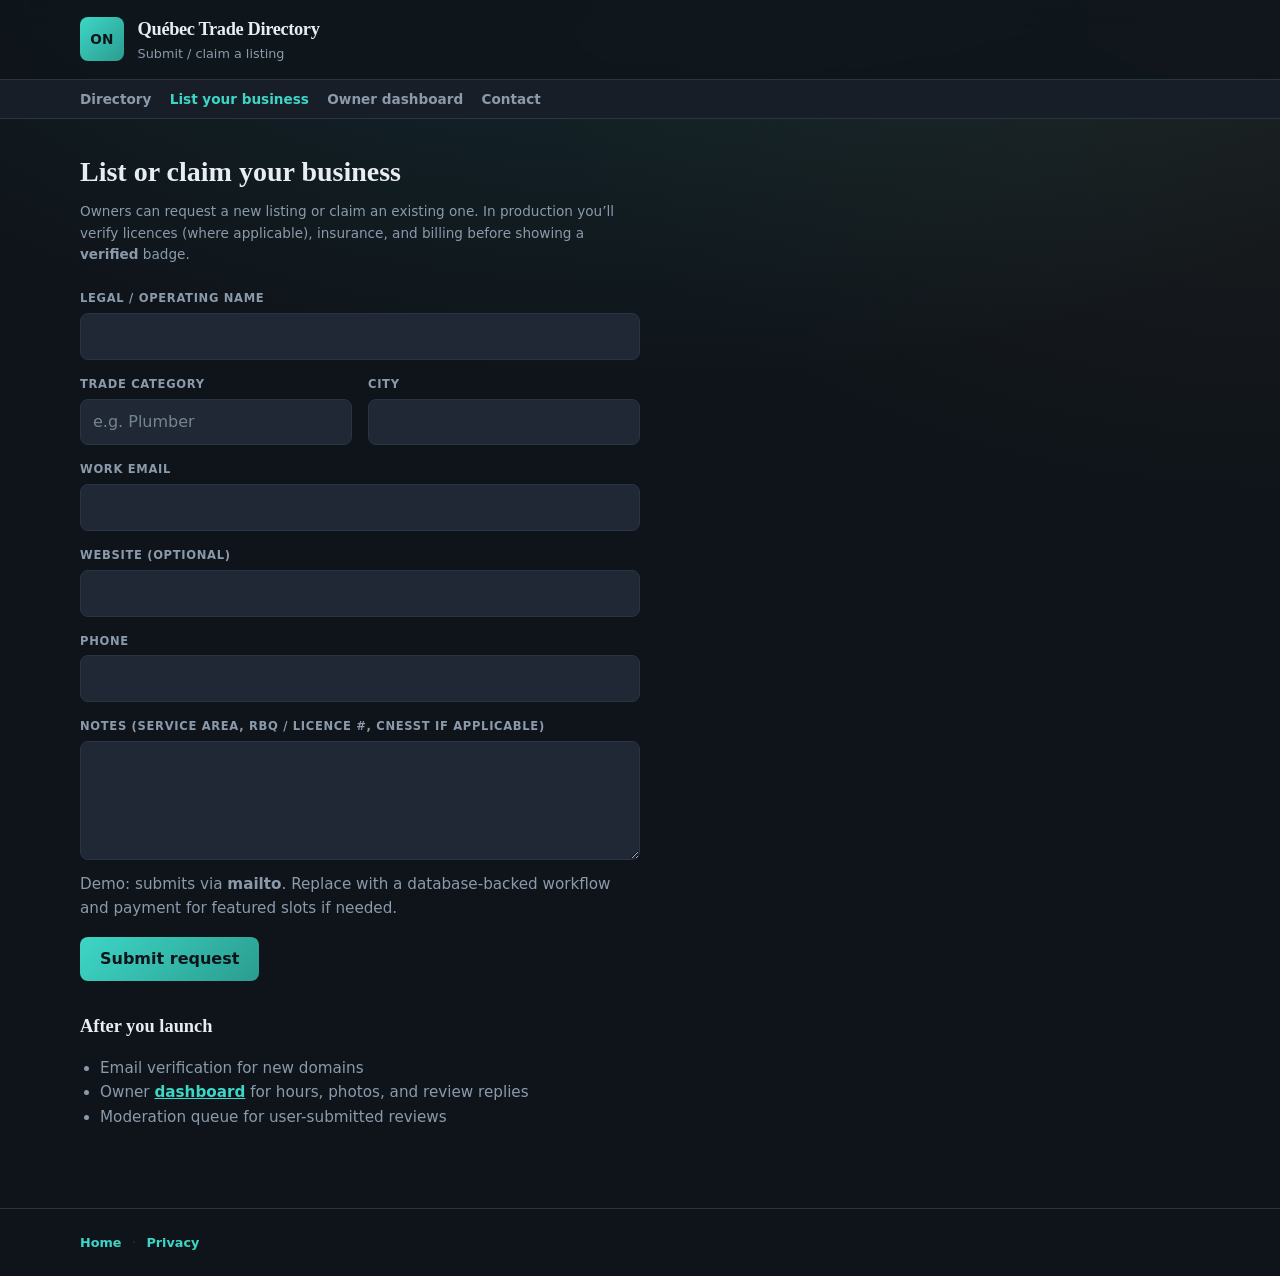
<file: submit-listing.html>
<!DOCTYPE html>
<html lang="en-CA">
<head>
  <meta charset="UTF-8" />
  <meta name="viewport" content="width=device-width, initial-scale=1.0" />
  <meta name="description" content="Submit or claim a listing on Québec Trade Directory." />
  <meta name="robots" content="index, follow" />
  <title>List your business | Québec Trade Directory</title>
  <link rel="canonical" href="https://directory.example/submit-listing.html" />
  <link rel="stylesheet" href="css/styles.css" />
</head>
<body>
  <a class="skip-link" href="#submit-main">Skip to form</a>
  <header class="site-header">
    <div class="wrap header-inner">
      <div class="brand">
        <span class="brand-mark" aria-hidden="true">ON</span>
        <div>
          <p class="site-title" style="margin: 0; font-size: 1.15rem">Québec Trade Directory</p>
          <p class="tagline">Submit / claim a listing</p>
        </div>
      </div>
    </div>
    <div class="site-nav-bar">
      <nav class="wrap site-nav" aria-label="Site sections">
        <a href="index.html">Directory</a>
        <a href="submit-listing.html" aria-current="page">List your business</a>
        <a href="dashboard.html">Owner dashboard</a>
        <a href="contact.html">Contact</a>
      </nav>
    </div>
  </header>

  <main id="submit-main" class="wrap legal-page">
    <h1>List or claim your business</h1>
    <p class="legal-meta">
      Owners can request a new listing or claim an existing one. In production you’ll verify licences (where applicable),
      insurance, and billing before showing a <strong>verified</strong> badge.
    </p>

    <form class="contact-form" id="submit-form" novalidate>
      <div class="form-grid">
        <label class="field" style="grid-column: 1 / -1">
          <span class="field-label">Legal / operating name</span>
          <input type="text" name="company" class="input" required autocomplete="organization" />
        </label>
        <label class="field">
          <span class="field-label">Trade category</span>
          <input type="text" name="trade" class="input" required placeholder="e.g. Plumber" />
        </label>
        <label class="field">
          <span class="field-label">City</span>
          <input type="text" name="city" class="input" required />
        </label>
        <label class="field" style="grid-column: 1 / -1">
          <span class="field-label">Work email</span>
          <input type="email" name="email" class="input" required autocomplete="email" />
        </label>
        <label class="field" style="grid-column: 1 / -1">
          <span class="field-label">Website (optional)</span>
          <input type="url" name="website" class="input" autocomplete="url" />
        </label>
        <label class="field" style="grid-column: 1 / -1">
          <span class="field-label">Phone</span>
          <input type="tel" name="phone" class="input" autocomplete="tel" />
        </label>
        <label class="field" style="grid-column: 1 / -1">
          <span class="field-label">Notes (service area, RBQ / licence #, CNESST if applicable)</span>
          <textarea name="notes" class="input textarea" rows="4"></textarea>
        </label>
      </div>
      <p class="form-hint">
        Demo: submits via <strong>mailto</strong>. Replace with a database-backed workflow and payment for featured slots if needed.
      </p>
      <button type="submit" class="btn btn-primary">Submit request</button>
    </form>

    <h2>After you launch</h2>
    <ul>
      <li>Email verification for new domains</li>
      <li>Owner <a href="dashboard.html">dashboard</a> for hours, photos, and review replies</li>
      <li>Moderation queue for user-submitted reviews</li>
    </ul>
  </main>

  <footer class="site-footer">
    <div class="wrap footer-inner">
      <nav class="footer-links" aria-label="Site">
        <a href="index.html">Home</a>
        <span class="footer-dot" aria-hidden="true">·</span>
        <a href="privacy.html">Privacy</a>
      </nav>
    </div>
  </footer>

  <script>
    document.getElementById("submit-form").addEventListener("submit", function (e) {
      e.preventDefault();
      const fd = new FormData(e.target);
      const subject = encodeURIComponent("Listing request: " + (fd.get("company") || ""));
      const body = encodeURIComponent(
        [
          "Company: " + fd.get("company"),
          "Trade: " + fd.get("trade"),
          "City: " + fd.get("city"),
          "Email: " + fd.get("email"),
          "Website: " + fd.get("website"),
          "Phone: " + fd.get("phone"),
          "",
          fd.get("notes"),
        ].join("\n")
      );
      window.location.href = "mailto:you@example.com?subject=" + subject + "&body=" + body;
    });
  </script>
  <style>
    .contact-form { margin: 1.25rem 0 2rem; max-width: 560px; }
    .form-grid { display: grid; gap: 1rem; grid-template-columns: repeat(auto-fit, minmax(220px, 1fr)); }
    .textarea { min-height: 100px; resize: vertical; font: inherit; }
    .form-hint { font-size: 0.82rem; color: var(--muted); max-width: 54ch; margin: 0.75rem 0 1rem; }
    .btn-primary {
      font: inherit;
      font-weight: 600;
      cursor: pointer;
      border: none;
      border-radius: var(--radius-sm);
      padding: 0.65rem 1.25rem;
      background: linear-gradient(135deg, var(--accent), var(--accent-dim));
      color: var(--bg);
    }
    .btn-primary:hover { filter: brightness(1.08); }
  </style>
</body>
</html>
</file>
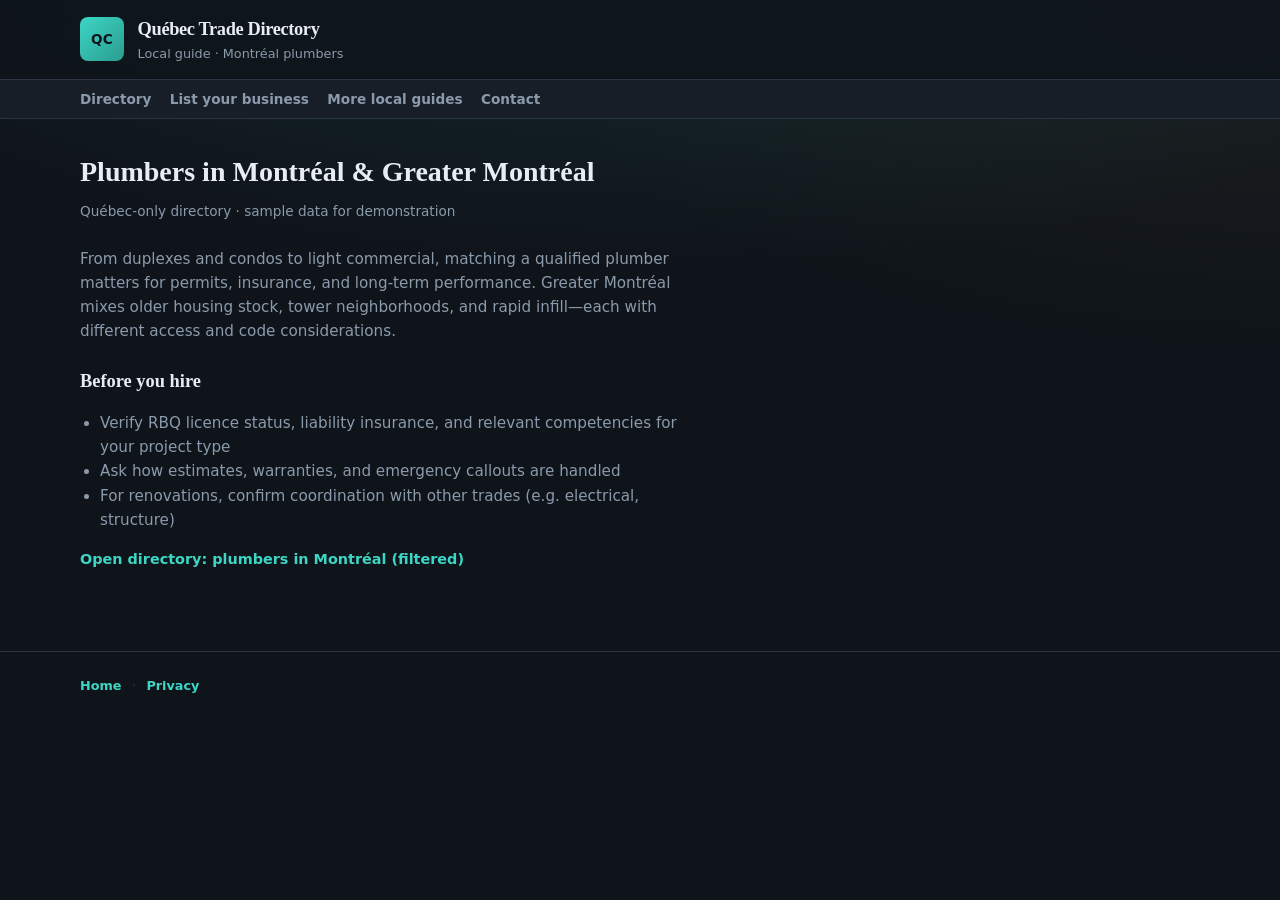
<file: seo/montreal-plumbers.html>
<!DOCTYPE html>
<html lang="en-CA">
<head>
  <meta charset="UTF-8" />
  <meta name="viewport" content="width=device-width, initial-scale=1.0" />
  <meta name="description" content="Find plumbers in Montréal and Greater Montréal: residential and commercial plumbing, drains, and renovations. Québec Trade Directory." />
  <meta name="robots" content="index, follow" />
  <title>Plumbers in Montréal | Québec Trade Directory</title>
  <link rel="canonical" href="https://directory.example/seo/montreal-plumbers.html" />
  <link rel="stylesheet" href="../css/styles.css" />
</head>
<body>
  <a class="skip-link" href="#article-main">Skip to article</a>
  <header class="site-header">
    <div class="wrap header-inner">
      <div class="brand">
        <span class="brand-mark" aria-hidden="true">QC</span>
        <div>
          <p class="site-title" style="margin: 0; font-size: 1.15rem">Québec Trade Directory</p>
          <p class="tagline">Local guide · Montréal plumbers</p>
        </div>
      </div>
    </div>
    <div class="site-nav-bar">
      <nav class="wrap site-nav" aria-label="Site sections">
        <a href="../index.html">Directory</a>
        <a href="../submit-listing.html">List your business</a>
        <a href="./">More local guides</a>
        <a href="../contact.html">Contact</a>
      </nav>
    </div>
  </header>

  <main id="article-main" class="wrap legal-page">
    <h1>Plumbers in Montréal &amp; Greater Montréal</h1>
    <p class="legal-meta">Québec-only directory · sample data for demonstration</p>

    <p>
      From duplexes and condos to light commercial, matching a qualified plumber matters for permits, insurance, and
      long-term performance. Greater Montréal mixes older housing stock, tower neighborhoods, and rapid infill—each with
      different access and code considerations.
    </p>

    <h2>Before you hire</h2>
    <ul>
      <li>Verify RBQ licence status, liability insurance, and relevant competencies for your project type</li>
      <li>Ask how estimates, warranties, and emergency callouts are handled</li>
      <li>For renovations, confirm coordination with other trades (e.g. electrical, structure)</li>
    </ul>

    <p>
      <a class="legal-back" style="margin: 0" href="../index.html?trade=Plumber&amp;city=Montreal&amp;region=Greater%20Montréal"
        >Open directory: plumbers in Montréal (filtered)</a
      >
    </p>
  </main>

  <footer class="site-footer">
    <div class="wrap footer-inner">
      <nav class="footer-links" aria-label="Site">
        <a href="../index.html">Home</a>
        <span class="footer-dot" aria-hidden="true">·</span>
        <a href="../privacy.html">Privacy</a>
      </nav>
    </div>
  </footer>
</body>
</html>
</file>
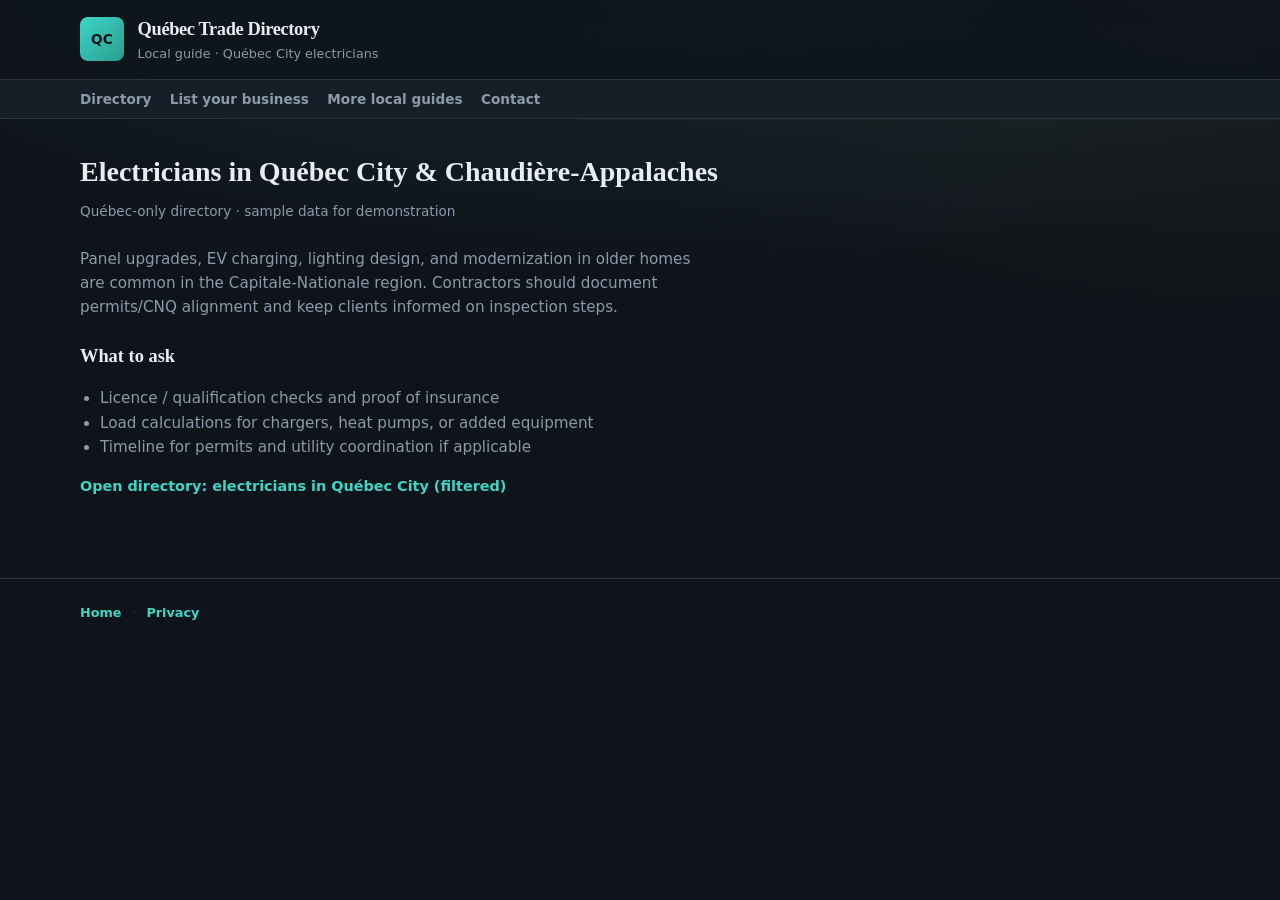
<file: seo/quebec-city-electricians.html>
<!DOCTYPE html>
<html lang="en-CA">
<head>
  <meta charset="UTF-8" />
  <meta name="viewport" content="width=device-width, initial-scale=1.0" />
  <meta name="description" content="Find electricians in Québec City and area: panels, EV chargers, upgrades. Québec Trade Directory." />
  <meta name="robots" content="index, follow" />
  <title>Electricians in Québec City | Québec Trade Directory</title>
  <link rel="canonical" href="https://directory.example/seo/quebec-city-electricians.html" />
  <link rel="stylesheet" href="../css/styles.css" />
</head>
<body>
  <a class="skip-link" href="#article-main">Skip to article</a>
  <header class="site-header">
    <div class="wrap header-inner">
      <div class="brand">
        <span class="brand-mark" aria-hidden="true">QC</span>
        <div>
          <p class="site-title" style="margin: 0; font-size: 1.15rem">Québec Trade Directory</p>
          <p class="tagline">Local guide · Québec City electricians</p>
        </div>
      </div>
    </div>
    <div class="site-nav-bar">
      <nav class="wrap site-nav" aria-label="Site sections">
        <a href="../index.html">Directory</a>
        <a href="../submit-listing.html">List your business</a>
        <a href="./">More local guides</a>
        <a href="../contact.html">Contact</a>
      </nav>
    </div>
  </header>

  <main id="article-main" class="wrap legal-page">
    <h1>Electricians in Québec City &amp; Chaudière-Appalaches</h1>
    <p class="legal-meta">Québec-only directory · sample data for demonstration</p>

    <p>
      Panel upgrades, EV charging, lighting design, and modernization in older homes are common in the Capitale-Nationale
      region. Contractors should document permits/CNQ alignment and keep clients informed on inspection steps.
    </p>

    <h2>What to ask</h2>
    <ul>
      <li>Licence / qualification checks and proof of insurance</li>
      <li>Load calculations for chargers, heat pumps, or added equipment</li>
      <li>Timeline for permits and utility coordination if applicable</li>
    </ul>

    <p>
      <a class="legal-back" style="margin: 0" href="../index.html?trade=Electrician&amp;city=Qu%C3%A9bec&amp;region=Qu%C3%A9bec%20City%20%26%20Chaudi%C3%A8re-Appalaches"
        >Open directory: electricians in Québec City (filtered)</a
      >
    </p>
  </main>

  <footer class="site-footer">
    <div class="wrap footer-inner">
      <nav class="footer-links" aria-label="Site">
        <a href="../index.html">Home</a>
        <span class="footer-dot" aria-hidden="true">·</span>
        <a href="../privacy.html">Privacy</a>
      </nav>
    </div>
  </footer>
</body>
</html>
</file>
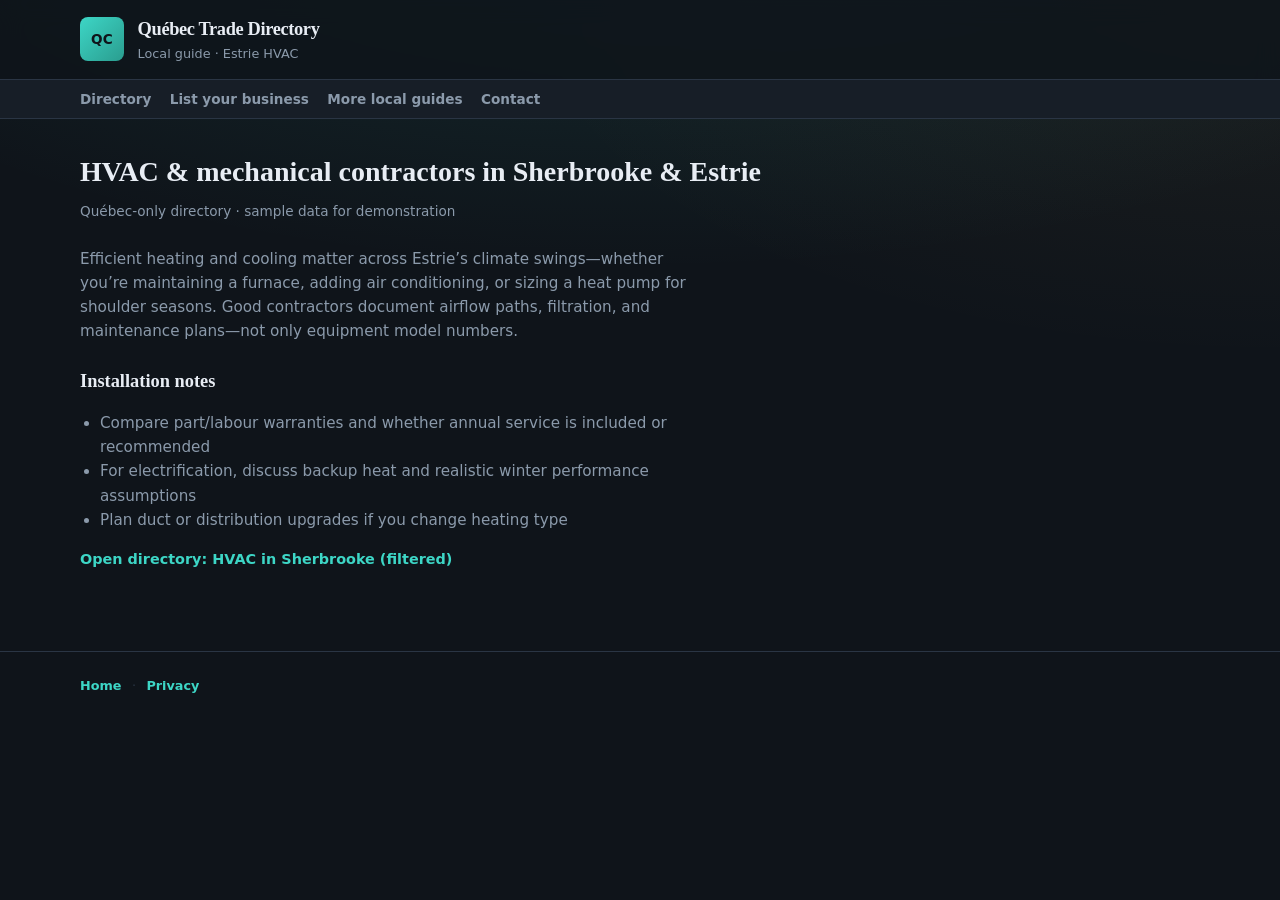
<file: seo/sherbrooke-hvac.html>
<!DOCTYPE html>
<html lang="en-CA">
<head>
  <meta charset="UTF-8" />
  <meta name="viewport" content="width=device-width, initial-scale=1.0" />
  <meta name="description" content="Find HVAC and mechanical contractors in Sherbrooke &amp; Estrie: furnaces, AC, and heat pumps." />
  <meta name="robots" content="index, follow" />
  <title>HVAC in Sherbrooke &amp; Estrie | Québec Trade Directory</title>
  <link rel="canonical" href="https://directory.example/seo/sherbrooke-hvac.html" />
  <link rel="stylesheet" href="../css/styles.css" />
</head>
<body>
  <a class="skip-link" href="#article-main">Skip to article</a>
  <header class="site-header">
    <div class="wrap header-inner">
      <div class="brand">
        <span class="brand-mark" aria-hidden="true">QC</span>
        <div>
          <p class="site-title" style="margin: 0; font-size: 1.15rem">Québec Trade Directory</p>
          <p class="tagline">Local guide · Estrie HVAC</p>
        </div>
      </div>
    </div>
    <div class="site-nav-bar">
      <nav class="wrap site-nav" aria-label="Site sections">
        <a href="../index.html">Directory</a>
        <a href="../submit-listing.html">List your business</a>
        <a href="./">More local guides</a>
        <a href="../contact.html">Contact</a>
      </nav>
    </div>
  </header>

  <main id="article-main" class="wrap legal-page">
    <h1>HVAC &amp; mechanical contractors in Sherbrooke &amp; Estrie</h1>
    <p class="legal-meta">Québec-only directory · sample data for demonstration</p>

    <p>
      Efficient heating and cooling matter across Estrie’s climate swings—whether you’re maintaining a furnace, adding air
      conditioning, or sizing a heat pump for shoulder seasons. Good contractors document airflow paths, filtration, and
      maintenance plans—not only equipment model numbers.
    </p>

    <h2>Installation notes</h2>
    <ul>
      <li>Compare part/labour warranties and whether annual service is included or recommended</li>
      <li>For electrification, discuss backup heat and realistic winter performance assumptions</li>
      <li>Plan duct or distribution upgrades if you change heating type</li>
    </ul>

    <p>
      <a class="legal-back" style="margin: 0" href="../index.html?trade=HVAC%20%2F%20mechanical&amp;city=Sherbrooke&amp;region=Estrie"
        >Open directory: HVAC in Sherbrooke (filtered)</a
      >
    </p>
  </main>

  <footer class="site-footer">
    <div class="wrap footer-inner">
      <nav class="footer-links" aria-label="Site">
        <a href="../index.html">Home</a>
        <span class="footer-dot" aria-hidden="true">·</span>
        <a href="../privacy.html">Privacy</a>
      </nav>
    </div>
  </footer>
</body>
</html>
</file>
<file: css/styles.css>
:root {
  --bg: #0f141a;
  --surface: #171e27;
  --surface-2: #1f2834;
  --border: #2a3544;
  --text: #e8edf4;
  --muted: #8b9aab;
  --accent: #3dd6c6;
  --accent-dim: #2a9d8f;
  --warn: #e9c46a;
  --radius: 12px;
  --radius-sm: 8px;
  --shadow: 0 12px 40px rgba(0, 0, 0, 0.35);
  --font: "DM Sans", system-ui, sans-serif;
  --font-display: "Fraunces", Georgia, serif;
}

*,
*::before,
*::after {
  box-sizing: border-box;
}

html {
  scroll-behavior: smooth;
}

body {
  margin: 0;
  min-height: 100vh;
  font-family: var(--font);
  font-size: 1rem;
  line-height: 1.5;
  color: var(--text);
  background: var(--bg);
  background-image:
    radial-gradient(ellipse 80% 50% at 50% -20%, rgba(61, 214, 198, 0.15), transparent),
    radial-gradient(ellipse 60% 40% at 100% 0%, rgba(233, 196, 106, 0.06), transparent);
}

.visually-hidden {
  position: absolute;
  width: 1px;
  height: 1px;
  padding: 0;
  margin: -1px;
  overflow: hidden;
  clip: rect(0, 0, 0, 0);
  white-space: nowrap;
  border: 0;
}

.skip-link {
  position: absolute;
  top: -100px;
  left: 16px;
  z-index: 100;
  padding: 0.5rem 1rem;
  background: var(--accent);
  color: var(--bg);
  font-weight: 600;
  border-radius: var(--radius-sm);
  text-decoration: none;
}

.skip-link:focus {
  top: 16px;
}

.wrap {
  width: min(1120px, 100% - 2rem);
  margin-inline: auto;
}

.site-header {
  border-bottom: 1px solid var(--border);
  background: rgba(15, 20, 26, 0.85);
  backdrop-filter: blur(12px);
  position: sticky;
  top: 0;
  z-index: 50;
}

.site-nav-bar {
  border-top: 1px solid var(--border);
  background: var(--surface);
}

.site-nav {
  display: flex;
  flex-wrap: wrap;
  gap: 0.5rem 1.15rem;
  padding: 0.55rem 0;
  font-size: 0.85rem;
}

.site-nav a {
  color: var(--muted);
  font-weight: 600;
  text-decoration: none;
}

.site-nav a:hover {
  color: var(--accent);
}

.site-nav a[aria-current="page"] {
  color: var(--accent);
}

.header-inner {
  display: flex;
  flex-wrap: wrap;
  align-items: center;
  justify-content: space-between;
  gap: 1rem;
  padding: 1rem 0;
}

.brand {
  display: flex;
  align-items: center;
  gap: 0.85rem;
}

.brand-mark {
  display: grid;
  place-items: center;
  width: 44px;
  height: 44px;
  border-radius: var(--radius-sm);
  background: linear-gradient(135deg, var(--accent), var(--accent-dim));
  color: var(--bg);
  font-weight: 700;
  font-size: 0.85rem;
  letter-spacing: 0.02em;
}

.site-title {
  font-family: var(--font-display);
  font-size: clamp(1.25rem, 2.5vw, 1.5rem);
  font-weight: 700;
  margin: 0;
  letter-spacing: -0.02em;
}

.tagline {
  margin: 0;
  font-size: 0.8rem;
  color: var(--muted);
}

.pill {
  font-size: 0.75rem;
  color: var(--muted);
  padding: 0.35rem 0.75rem;
  border: 1px solid var(--border);
  border-radius: 999px;
  background: var(--surface);
}

main.wrap {
  padding: 2rem 0 4rem;
}

.intro {
  margin-bottom: 2rem;
}

.lede {
  max-width: 58ch;
  color: var(--muted);
  margin: 0 0 1.5rem;
}

.about-seo {
  max-width: 65ch;
  margin: 0 0 1.75rem;
  padding: 1rem 1.15rem;
  background: var(--surface);
  border: 1px solid var(--border);
  border-radius: var(--radius);
  color: var(--muted);
  font-size: 0.9rem;
}

.about-seo-title {
  font-family: var(--font-display);
  font-size: 1rem;
  font-weight: 600;
  color: var(--text);
  margin: 0 0 0.65rem;
}

.about-seo p {
  margin: 0 0 0.65rem;
}

.about-seo p:last-child {
  margin-bottom: 0;
}

.controls {
  display: grid;
  gap: 0.85rem;
  grid-template-columns: repeat(auto-fit, minmax(160px, 1fr));
  align-items: end;
  padding: 1.25rem;
  background: var(--surface);
  border: 1px solid var(--border);
  border-radius: var(--radius);
  box-shadow: var(--shadow);
}

.field {
  display: flex;
  flex-direction: column;
  gap: 0.35rem;
}

.field-label {
  font-size: 0.72rem;
  font-weight: 600;
  text-transform: uppercase;
  letter-spacing: 0.06em;
  color: var(--muted);
}

.input,
.select {
  width: 100%;
  padding: 0.65rem 0.75rem;
  font: inherit;
  color: var(--text);
  background: var(--surface-2);
  border: 1px solid var(--border);
  border-radius: var(--radius-sm);
}

.input::placeholder {
  color: var(--muted);
  opacity: 0.8;
}

.input:focus,
.select:focus {
  outline: 2px solid var(--accent);
  outline-offset: 2px;
}

.btn {
  font: inherit;
  font-weight: 600;
  cursor: pointer;
  border-radius: var(--radius-sm);
  border: none;
  padding: 0.65rem 1rem;
}

.btn-ghost {
  background: transparent;
  color: var(--muted);
  border: 1px dashed var(--border);
}

.btn-ghost:hover {
  color: var(--text);
  border-color: var(--muted);
}

.controls-extras {
  grid-column: 1 / -1;
  display: flex;
  flex-wrap: wrap;
  align-items: center;
  gap: 0.75rem 1.25rem;
  padding-top: 0.65rem;
  margin-top: 0.25rem;
  border-top: 1px dashed var(--border);
}

.field-inline {
  display: flex;
  align-items: center;
  gap: 0.5rem;
  font-size: 0.88rem;
  color: var(--muted);
  cursor: pointer;
  user-select: none;
}

.field-inline input {
  width: 1rem;
  height: 1rem;
  accent-color: var(--accent);
}

.about-seo code {
  font-size: 0.8em;
  color: var(--accent);
  word-break: break-all;
}

.about-qc-note {
  margin: 0.75rem 0 0;
  font-size: 0.8rem;
  color: var(--muted);
  max-width: 62ch;
}

.results-count {
  margin: 1rem 0 0;
  font-size: 0.9rem;
  color: var(--muted);
}

.section-title {
  font-family: var(--font-display);
  font-size: 1.15rem;
  margin: 0 0 0.75rem;
}

.categories {
  margin-bottom: 2rem;
}

.category-chips {
  list-style: none;
  margin: 0;
  padding: 0 0.25rem 0 0;
  display: flex;
  flex-wrap: wrap;
  gap: 0.5rem;
  max-height: 11rem;
  overflow-y: auto;
  scrollbar-gutter: stable;
}

.category-chips button {
  font: inherit;
  font-size: 0.8rem;
  padding: 0.4rem 0.75rem;
  border-radius: 999px;
  border: 1px solid var(--border);
  background: var(--surface);
  color: var(--muted);
  cursor: pointer;
}

.category-chips button:hover,
.category-chips button:focus-visible {
  color: var(--text);
  border-color: var(--accent-dim);
}

.category-chips button.is-active {
  background: rgba(61, 214, 198, 0.12);
  border-color: var(--accent);
  color: var(--accent);
}

.listing-grid {
  list-style: none;
  margin: 0;
  padding: 0;
  display: grid;
  gap: 1rem;
  grid-template-columns: repeat(auto-fill, minmax(280px, 1fr));
}

.card {
  background: var(--surface);
  border: 1px solid var(--border);
  border-radius: var(--radius);
  padding: 0;
  overflow: hidden;
  box-shadow: 0 4px 20px rgba(0, 0, 0, 0.2);
  display: flex;
  flex-direction: column;
  transition: border-color 0.15s ease, transform 0.15s ease;
}

.card-media {
  aspect-ratio: 16 / 10;
  background: var(--surface-2);
  position: relative;
}

.card-media img {
  display: block;
  width: 100%;
  height: 100%;
  object-fit: cover;
}

.card-fav {
  position: absolute;
  top: 0.5rem;
  right: 0.5rem;
  z-index: 2;
  width: 2.35rem;
  height: 2.35rem;
  border-radius: var(--radius-sm);
  border: 1px solid var(--border);
  background: rgba(15, 20, 26, 0.82);
  color: var(--muted);
  font-size: 1.15rem;
  line-height: 1;
  cursor: pointer;
  display: grid;
  place-items: center;
  font-family: inherit;
}

.card-fav:hover {
  color: var(--text);
  border-color: var(--muted);
}

.card-fav.is-on {
  color: var(--accent);
}

.card-fav:focus-visible {
  outline: 2px solid var(--accent);
  outline-offset: 2px;
}

.card-badges {
  display: flex;
  flex-wrap: wrap;
  gap: 0.35rem;
  align-items: center;
  justify-content: flex-end;
}

.badge-verified {
  font-size: 0.62rem;
  font-weight: 700;
  text-transform: uppercase;
  letter-spacing: 0.03em;
  padding: 0.2rem 0.45rem;
  border-radius: 4px;
  background: rgba(233, 196, 106, 0.18);
  color: var(--warn);
}

.card-hours,
.card-reviews,
.card-maps {
  margin: 0;
  font-size: 0.82rem;
  color: var(--muted);
}

.card-reviews {
  color: var(--text);
}

.card-reviews-stars {
  color: var(--warn);
}

.card-reviews-count {
  color: var(--muted);
  font-weight: 400;
}

.card-maps a {
  font-weight: 600;
  color: var(--accent);
  text-decoration: none;
}

.card-maps a:hover {
  text-decoration: underline;
}

.card-body {
  padding: 1.15rem 1.25rem;
  display: flex;
  flex-direction: column;
  gap: 0.65rem;
  flex: 1;
}

.card:hover {
  border-color: rgba(61, 214, 198, 0.35);
  transform: translateY(-2px);
}

.card-top {
  display: flex;
  justify-content: space-between;
  align-items: flex-start;
  gap: 0.75rem;
}

.card-name {
  font-family: var(--font-display);
  font-size: 1.05rem;
  font-weight: 600;
  margin: 0;
  line-height: 1.25;
}

.badge {
  flex-shrink: 0;
  font-size: 0.65rem;
  font-weight: 700;
  text-transform: uppercase;
  letter-spacing: 0.04em;
  padding: 0.2rem 0.5rem;
  border-radius: 4px;
  background: rgba(61, 214, 198, 0.15);
  color: var(--accent);
}

.card-trade {
  margin: 0;
  font-size: 0.9rem;
  color: var(--muted);
}

.card-loc {
  margin: 0;
  font-size: 0.85rem;
  color: var(--text);
}

.card-web {
  margin: 0;
  font-size: 0.85rem;
  color: var(--text);
  word-break: break-word;
}

.card-web-link {
  color: var(--accent);
  font-weight: 600;
  text-decoration: none;
}

.card-web-link:hover {
  text-decoration: underline;
}

.card-desc {
  margin: 0;
  font-size: 0.85rem;
  color: var(--muted);
  flex-grow: 1;
}

.card-actions {
  display: flex;
  flex-wrap: wrap;
  gap: 0.5rem;
  margin-top: 0.25rem;
}

.card-actions a {
  font-size: 0.8rem;
  font-weight: 600;
  color: var(--accent);
  text-decoration: none;
}

.card-actions a:hover {
  text-decoration: underline;
}

.card-actions a.btn-link-primary {
  font-size: 0.8rem;
  font-weight: 600;
  color: var(--bg);
  background: rgba(61, 214, 198, 0.22);
  border: 1px solid var(--accent-dim);
  padding: 0.4rem 0.75rem;
  border-radius: var(--radius-sm);
  text-decoration: none;
}

.card-actions a.btn-link-primary:hover {
  background: rgba(61, 214, 198, 0.32);
  text-decoration: none;
}

.licensed-tag {
  display: inline-flex;
  align-items: center;
  gap: 0.3rem;
  font-size: 0.72rem;
  color: var(--warn);
}

.empty {
  text-align: center;
  color: var(--muted);
  padding: 3rem 1rem;
}

.site-footer {
  border-top: 1px solid var(--border);
  padding: 1.5rem 0;
  margin-top: auto;
}

.footer-inner {
  display: flex;
  flex-direction: column;
  gap: 0.75rem;
}

.footer-inner p {
  margin: 0;
  font-size: 0.8rem;
  color: var(--muted);
  max-width: 65ch;
}

.footer-links {
  display: flex;
  flex-wrap: wrap;
  align-items: baseline;
  gap: 0.35rem 0.65rem;
  font-size: 0.8rem;
}

.footer-links a {
  color: var(--accent);
  font-weight: 600;
  text-decoration: none;
}

.footer-links a:hover {
  text-decoration: underline;
}

.footer-note {
  color: var(--muted);
  font-size: 0.72rem;
  max-width: 52ch;
}

.footer-dot {
  color: var(--border);
  user-select: none;
}

/* AdSense: empty aside stays collapsed; pasted units control height */
.ad-wrap {
  margin-bottom: 1.25rem;
}

.ad-wrap:last-of-type {
  margin-bottom: 0;
  margin-top: 1.5rem;
}

.ad-slot {
  box-sizing: border-box;
}

.ad-slot:empty {
  display: none;
}

.ad-slot:not(:empty) {
  display: block;
  margin: 0 auto;
  max-width: 100%;
  border-radius: var(--radius-sm);
  padding: 0.25rem 0;
}

/* Legal pages */
.legal-page {
  padding: 2rem 0 4rem;
}

.legal-page h1 {
  font-family: var(--font-display);
  font-size: 1.75rem;
  margin: 0 0 0.5rem;
}

.legal-page .legal-meta {
  font-size: 0.85rem;
  color: var(--muted);
  margin: 0 0 1.5rem;
}

.legal-page h2 {
  font-family: var(--font-display);
  font-size: 1.15rem;
  margin: 1.5rem 0 0.5rem;
}

.legal-page p,
.legal-page ul {
  font-size: 0.95rem;
  color: var(--muted);
  max-width: 65ch;
  line-height: 1.6;
}

.legal-page ul {
  padding-left: 1.25rem;
}

.legal-page a {
  color: var(--accent);
  font-weight: 600;
}

.legal-back {
  display: inline-block;
  margin-bottom: 1.5rem;
  font-size: 0.9rem;
  font-weight: 600;
  color: var(--accent);
  text-decoration: none;
}

.legal-back:hover {
  text-decoration: underline;
}

@media (max-width: 520px) {
  .controls {
    grid-template-columns: 1fr;
  }

  .pill {
    display: none;
  }
}
</file>
